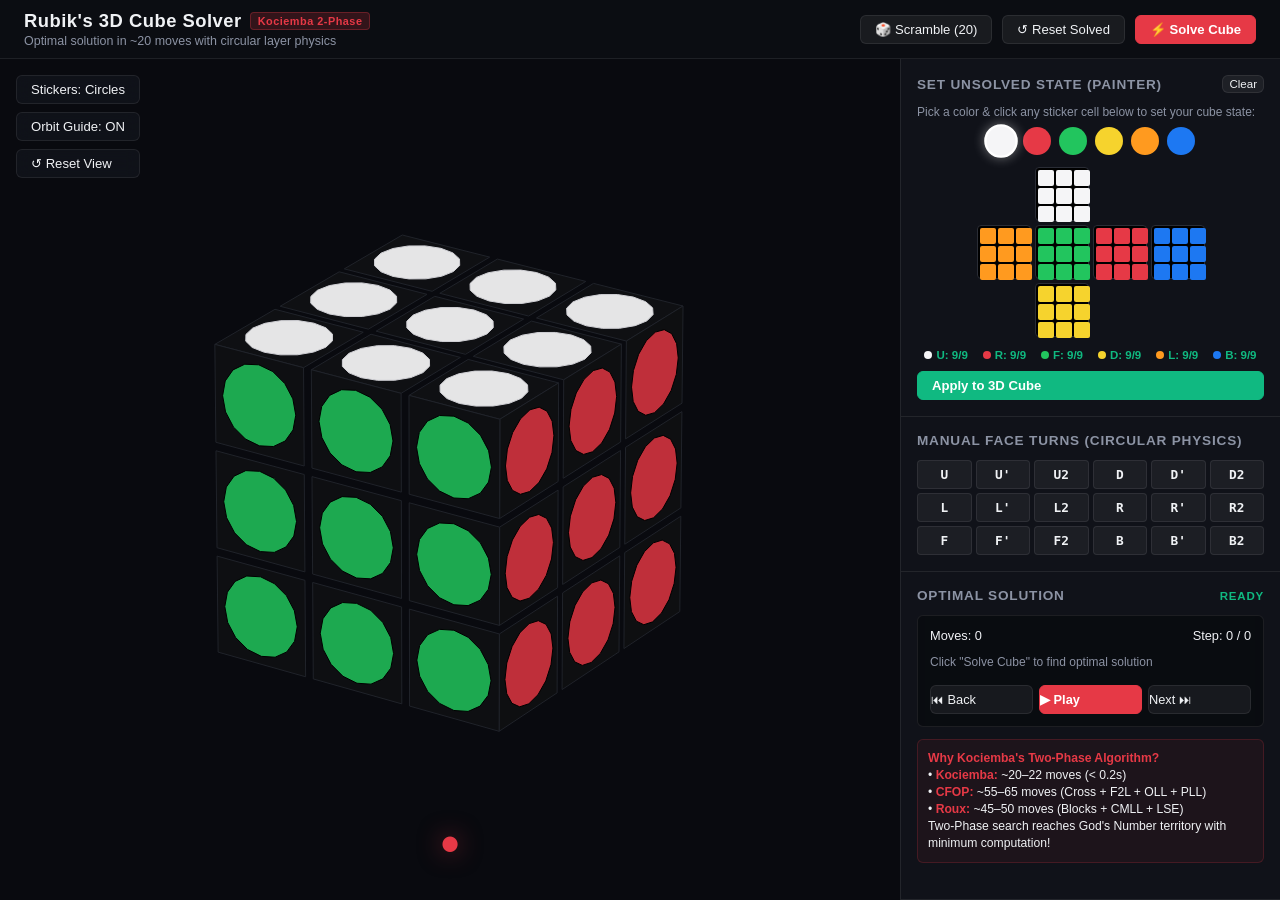
<file: legacy/index.html>
<!DOCTYPE html>
<html lang="en">
<head>
  <meta charset="UTF-8">
  <meta name="viewport" content="width=device-width, initial-scale=1.0">
  <title>3D Rubik's Cube Solver • Circular Rotation & Two-Phase Engine</title>
  <style>
    :root {
      --bg: #090a0f;
      --panel-bg: rgba(18, 20, 28, 0.85);
      --border: rgba(255, 255, 255, 0.08);
      --accent: #e63946;
      --text: #f0f2f5;
      --text-muted: #8c93a4;
      --col-u: #f5f5f7;
      --col-d: #f6d32d;
      --col-l: #ff9a1f;
      --col-r: #e63946;
      --col-f: #22c55e;
      --col-b: #1d78f2;
    }
    * { box-sizing: border-box; margin: 0; padding: 0; }
    body {
      font-family: -apple-system, BlinkMacSystemFont, "Segoe UI", Roboto, Helvetica, Arial, sans-serif;
      background: var(--bg);
      color: var(--text);
      display: flex;
      flex-direction: column;
      height: 100vh;
      overflow: hidden;
      user-select: none;
    }

    header {
      padding: 10px 24px;
      display: flex;
      align-items: center;
      justify-content: space-between;
      border-bottom: 1px solid var(--border);
      background: rgba(12, 14, 20, 0.95);
      backdrop-filter: blur(12px);
      z-index: 10;
    }
    .logo-group h1 {
      font-size: 1.15rem;
      font-weight: 700;
      letter-spacing: 0.5px;
      display: flex;
      align-items: center;
      gap: 8px;
    }
    .logo-badge {
      font-size: 0.68rem;
      background: rgba(230, 57, 70, 0.18);
      color: var(--accent);
      padding: 2px 7px;
      border-radius: 4px;
      border: 1px solid rgba(230, 57, 70, 0.3);
      font-weight: 600;
    }
    .header-sub {
      font-size: 0.78rem;
      color: var(--text-muted);
      margin-top: 2px;
    }
    .header-actions {
      display: flex;
      align-items: center;
      gap: 10px;
    }

    .btn {
      background: rgba(255, 255, 255, 0.06);
      color: var(--text);
      border: 1px solid var(--border);
      padding: 6px 14px;
      border-radius: 6px;
      font-size: 0.82rem;
      cursor: pointer;
      display: inline-flex;
      align-items: center;
      gap: 6px;
      transition: all 0.15s ease;
      font-weight: 500;
    }
    .btn:hover {
      background: rgba(255, 255, 255, 0.12);
      border-color: rgba(255, 255, 255, 0.18);
    }
    .btn-primary {
      background: var(--accent);
      color: #fff;
      border-color: var(--accent);
      font-weight: 600;
    }
    .btn-primary:hover {
      background: #ff4757;
      box-shadow: 0 0 16px rgba(230, 57, 70, 0.4);
    }
    .btn-success {
      background: #10b981;
      color: #fff;
      border-color: #10b981;
      font-weight: 600;
    }
    .btn-success:hover {
      background: #059669;
      box-shadow: 0 0 16px rgba(16, 185, 129, 0.4);
    }

    main {
      flex: 1;
      display: flex;
      position: relative;
      overflow: hidden;
    }

    #canvas-container {
      flex: 1;
      position: relative;
      cursor: grab;
    }
    #canvas-container:active { cursor: grabbing; }
    canvas { width: 100%; height: 100%; display: block; }

    /* Move Indicator */
    #active-move-display {
      position: absolute;
      bottom: 24px;
      left: 50%;
      transform: translateX(-50%);
      font-family: Georgia, serif;
      font-size: 3.5rem;
      font-weight: bold;
      color: var(--accent);
      text-shadow: 0 0 24px rgba(230, 57, 70, 0.5);
      pointer-events: none;
      transition: opacity 0.2s;
    }

    /* Floating View Controls */
    .view-controls {
      position: absolute;
      top: 16px;
      left: 16px;
      display: flex;
      flex-direction: column;
      gap: 8px;
      z-index: 5;
    }
    .view-controls .btn {
      background: rgba(18, 20, 28, 0.8);
      backdrop-filter: blur(8px);
    }

    /* Sidebar Panel (Painter & Solutions) */
    #side-panel {
      width: 380px;
      background: var(--panel-bg);
      border-left: 1px solid var(--border);
      backdrop-filter: blur(16px);
      display: flex;
      flex-direction: column;
      z-index: 10;
      overflow-y: auto;
    }

    .panel-section {
      padding: 16px;
      border-bottom: 1px solid var(--border);
    }
    .section-title {
      font-size: 0.85rem;
      font-weight: 700;
      text-transform: uppercase;
      letter-spacing: 0.8px;
      color: var(--text-muted);
      margin-bottom: 12px;
      display: flex;
      align-items: center;
      justify-content: space-between;
    }

    /* 2D Cube Net Painter */
    .net-container {
      display: grid;
      grid-template-columns: repeat(4, 54px);
      grid-template-rows: repeat(3, 54px);
      gap: 4px;
      justify-content: center;
      margin: 12px 0;
    }
    .net-face {
      display: grid;
      grid-template-columns: repeat(3, 16px);
      grid-template-rows: repeat(3, 16px);
      gap: 2px;
      background: #000;
      padding: 2px;
      border-radius: 4px;
      border: 1px solid #2a2d36;
    }
    .facelet-cell {
      width: 16px;
      height: 16px;
      border-radius: 2px;
      cursor: pointer;
      transition: transform 0.1s, box-shadow 0.1s;
    }
    .facelet-cell:hover {
      transform: scale(1.15);
      box-shadow: 0 0 6px rgba(255, 255, 255, 0.5);
      z-index: 2;
    }
    .facelet-cell.center { cursor: default; transform: none !important; }

    .palette {
      display: flex;
      justify-content: center;
      gap: 8px;
      margin-top: 8px;
    }
    .palette-btn {
      width: 28px;
      height: 28px;
      border-radius: 50%;
      border: 2px solid transparent;
      cursor: pointer;
      transition: transform 0.15s, border-color 0.15s;
    }
    .palette-btn.selected {
      border-color: #fff;
      transform: scale(1.2);
      box-shadow: 0 0 10px rgba(255, 255, 255, 0.4);
    }

    .color-counters {
      display: flex;
      justify-content: space-around;
      font-size: 0.72rem;
      color: var(--text-muted);
      margin-top: 10px;
    }
    .counter-item {
      display: flex;
      align-items: center;
      gap: 4px;
    }
    .counter-dot {
      width: 8px;
      height: 8px;
      border-radius: 50%;
    }
    .counter-valid { color: #10b981; font-weight: bold; }
    .counter-invalid { color: #ef4444; }

    /* Move Buttons Grid */
    .moves-grid {
      display: grid;
      grid-template-columns: repeat(6, 1fr);
      gap: 4px;
      margin-top: 6px;
    }
    .move-btn {
      background: rgba(255, 255, 255, 0.05);
      color: var(--text);
      border: 1px solid var(--border);
      padding: 6px 0;
      border-radius: 4px;
      font-family: Consolas, monospace;
      font-size: 0.8rem;
      font-weight: 600;
      cursor: pointer;
      text-align: center;
      transition: all 0.1s;
    }
    .move-btn:hover {
      background: rgba(255, 255, 255, 0.15);
      border-color: var(--accent);
      color: var(--accent);
    }

    /* Solution Box & Player */
    .solution-box {
      background: rgba(0, 0, 0, 0.35);
      border-radius: 6px;
      border: 1px solid var(--border);
      padding: 12px;
      margin-top: 10px;
    }
    .solution-header {
      display: flex;
      justify-content: space-between;
      font-size: 0.8rem;
      margin-bottom: 8px;
    }
    .moves-badges {
      display: flex;
      flex-wrap: wrap;
      gap: 5px;
      max-height: 90px;
      overflow-y: auto;
      padding: 4px 0;
    }
    .move-badge {
      background: rgba(255, 255, 255, 0.08);
      padding: 3px 7px;
      border-radius: 4px;
      font-family: Consolas, monospace;
      font-size: 0.76rem;
      cursor: pointer;
      transition: all 0.1s;
    }
    .move-badge.active {
      background: var(--accent);
      color: #fff;
      font-weight: bold;
      box-shadow: 0 0 8px rgba(230, 57, 70, 0.6);
    }
    .move-badge.done {
      color: var(--text-muted);
      opacity: 0.6;
    }

    .player-controls {
      display: flex;
      align-items: center;
      justify-content: space-between;
      margin-top: 12px;
      gap: 6px;
    }
    .player-btn {
      flex: 1;
      padding: 6px 0;
      font-size: 0.8rem;
      text-align: center;
    }

    /* Comparison Card */
    .comparison-card {
      background: rgba(230, 57, 70, 0.06);
      border: 1px solid rgba(230, 57, 70, 0.2);
      border-radius: 6px;
      padding: 10px;
      margin-top: 12px;
      font-size: 0.76rem;
      line-height: 1.4;
    }
    .comparison-card strong { color: var(--accent); }
  </style>
</head>
<body>
  <header>
    <div class="logo-group">
      <h1>Rubik's 3D Cube Solver <span class="logo-badge">Kociemba 2-Phase</span></h1>
      <div class="header-sub">Optimal solution in ~20 moves with circular layer physics</div>
    </div>
    <div class="header-actions">
      <button class="btn" onclick="app.scramble(20)">🎲 Scramble (20)</button>
      <button class="btn" onclick="app.resetSolved()">↺ Reset Solved</button>
      <button class="btn btn-primary" onclick="app.solve()">⚡ Solve Cube</button>
    </div>
  </header>

  <main>
    <div id="canvas-container">
      <canvas id="cube-canvas"></canvas>
      <div id="active-move-display">•</div>
      <div class="view-controls">
        <button class="btn" onclick="app.toggleStickerStyle()" id="style-toggle-btn">Stickers: Circles</button>
        <button class="btn" onclick="app.toggleOrbitGuide()" id="guide-toggle-btn">Orbit Guide: ON</button>
        <button class="btn" onclick="app.resetCamera()">↺ Reset View</button>
      </div>
    </div>

    <aside id="side-panel">
      <!-- Section 1: Color Painter -->
      <div class="panel-section">
        <div class="section-title">
          <span>Set Unsolved State (Painter)</span>
          <button class="btn" style="padding: 2px 6px; font-size: 0.72rem;" onclick="app.clearCustom()">Clear</button>
        </div>
        <div style="font-size: 0.75rem; color: var(--text-muted); margin-bottom: 6px;">
          Pick a color & click any sticker cell below to set your cube state:
        </div>
        <div class="palette">
          <div class="palette-btn selected" style="background: var(--col-u);" onclick="app.selectColor('U')" title="White (U)"></div>
          <div class="palette-btn" style="background: var(--col-r);" onclick="app.selectColor('R')" title="Red (R)"></div>
          <div class="palette-btn" style="background: var(--col-f);" onclick="app.selectColor('F')" title="Green (F)"></div>
          <div class="palette-btn" style="background: var(--col-d);" onclick="app.selectColor('D')" title="Yellow (D)"></div>
          <div class="palette-btn" style="background: var(--col-l);" onclick="app.selectColor('L')" title="Orange (L)"></div>
          <div class="palette-btn" style="background: var(--col-b);" onclick="app.selectColor('B')" title="Blue (B)"></div>
        </div>

        <div class="net-container" id="net-grid"></div>

        <div class="color-counters" id="color-counters"></div>

        <div style="display: flex; gap: 6px; margin-top: 10px;">
          <button class="btn btn-success" style="flex: 1;" onclick="app.applyPainterToCube()">Apply to 3D Cube</button>
        </div>
      </div>

      <!-- Section 2: Quick Face Turn Controls -->
      <div class="panel-section">
        <div class="section-title">Manual Face Turns (Circular Physics)</div>
        <div class="moves-grid">
          <button class="move-btn" onclick="app.performMove('U')">U</button>
          <button class="move-btn" onclick="app.performMove('U\'')">U'</button>
          <button class="move-btn" onclick="app.performMove('U2')">U2</button>
          <button class="move-btn" onclick="app.performMove('D')">D</button>
          <button class="move-btn" onclick="app.performMove('D\'')">D'</button>
          <button class="move-btn" onclick="app.performMove('D2')">D2</button>
          <button class="move-btn" onclick="app.performMove('L')">L</button>
          <button class="move-btn" onclick="app.performMove('L\'')">L'</button>
          <button class="move-btn" onclick="app.performMove('L2')">L2</button>
          <button class="move-btn" onclick="app.performMove('R')">R</button>
          <button class="move-btn" onclick="app.performMove('R\'')">R'</button>
          <button class="move-btn" onclick="app.performMove('R2')">R2</button>
          <button class="move-btn" onclick="app.performMove('F')">F</button>
          <button class="move-btn" onclick="app.performMove('F\'')">F'</button>
          <button class="move-btn" onclick="app.performMove('F2')">F2</button>
          <button class="move-btn" onclick="app.performMove('B')">B</button>
          <button class="move-btn" onclick="app.performMove('B\'')">B'</button>
          <button class="move-btn" onclick="app.performMove('B2')">B2</button>
        </div>
      </div>

      <!-- Section 3: Solution & Player -->
      <div class="panel-section" style="flex: 1;">
        <div class="section-title">
          <span>Optimal Solution</span>
          <span id="solution-status" style="font-size: 0.72rem; color: #10b981;">Ready</span>
        </div>

        <div class="solution-box">
          <div class="solution-header">
            <span id="solution-count-label">Moves: 0</span>
            <span id="player-step-label">Step: 0 / 0</span>
          </div>
          <div class="moves-badges" id="moves-badges-list">
            <span style="color: var(--text-muted); font-size: 0.75rem;">Click "Solve Cube" to find optimal solution</span>
          </div>

          <div class="player-controls">
            <button class="btn player-btn" onclick="app.stepBackward()" title="Step Backward">⏮ Back</button>
            <button class="btn player-btn btn-primary" id="play-pause-btn" onclick="app.togglePlay()" title="Play / Pause">▶ Play</button>
            <button class="btn player-btn" onclick="app.stepForward()" title="Step Forward">Next ⏭</button>
          </div>
        </div>

        <div class="comparison-card">
          <strong>Why Kociemba's Two-Phase Algorithm?</strong><br>
          • <strong>Kociemba:</strong> ~20–22 moves (< 0.2s)<br>
          • <strong>CFOP:</strong> ~55–65 moves (Cross + F2L + OLL + PLL)<br>
          • <strong>Roux:</strong> ~45–50 moves (Blocks + CMLL + LSE)<br>
          Two-Phase search reaches God's Number territory with minimum computation!
        </div>
      </div>
    </aside>
  </main>

  <script>
    // Face color mapping
    const COLOR_HEX = {
      'U': '#f5f5f7', 'D': '#f6d32d', 'L': '#ff9a1f',
      'R': '#e63946', 'F': '#22c55e', 'B': '#1d78f2'
    };
    const FACE_NAMES = ['U', 'R', 'F', 'D', 'L', 'B'];

    // 3D Geometry definitions
    const FACE_AXIS = {
      'R': { axis: 0, sign: 1 },  'L': { axis: 0, sign: -1 },
      'U': { axis: 1, sign: 1 },  'D': { axis: 1, sign: -1 },
      'F': { axis: 2, sign: 1 },  'B': { axis: 2, sign: -1 }
    };
    const AXES = [
      [1, 0, 0], [0, 1, 0], [0, 0, 1]
    ];

    // Rodrigues circular rotation
    function rodrigues(p, u, theta) {
      const cosT = Math.cos(theta);
      const sinT = Math.sin(theta);
      const dot = p[0]*u[0] + p[1]*u[1] + p[2]*u[2];
      const cross = [
        u[1]*p[2] - u[2]*p[1],
        u[2]*p[0] - u[0]*p[2],
        u[0]*p[1] - u[1]*p[0]
      ];
      return [
        p[0]*cosT + cross[0]*sinT + u[0]*dot*(1 - cosT),
        p[1]*cosT + cross[1]*sinT + u[1]*dot*(1 - cosT),
        p[2]*cosT + cross[2]*sinT + u[2]*dot*(1 - cosT)
      ];
    }

    // Mathematical Rubik's Cube state representation
    class RubiksCubeApp {
      constructor() {
        this.canvas = document.getElementById('cube-canvas');
        this.ctx = this.canvas.getContext('2d');
        this.activeMoveDisplay = document.getElementById('active-move-display');

        // View options
        this.stickerStyle = 'Circles'; // 'Circles' or 'Tiles'
        this.showOrbitGuide = true;

        // Camera
        this.pitch = 0.42;
        this.yaw = -0.58;
        this.scale = 115.0;
        this.isDragging = false;
        this.lastMouseX = 0;
        this.lastMouseY = 0;

        // Cube State: 54 facelets indexed by (face, row, col)
        this.state = {};
        this.resetState();

        // Animation
        this.rotatingFace = null;
        this.rotatingAngle = 0;
        this.animationQueue = [];
        this.isAnimating = false;

        // Solution Player
        this.solutionMoves = [];
        this.solutionStep = 0;
        this.isPlaying = false;
        this.playTimer = null;

        // Color Painter
        this.selectedColor = 'U';
        this.painterState = JSON.parse(JSON.stringify(this.state));

        this.initEvents();
        this.initPainterUI();
        this.resize();
        this.render();
      }

      resetState() {
        for (let f of FACE_NAMES) {
          for (let r = 0; r < 3; r++) {
            for (let c = 0; c < 3; c++) {
              this.state[`${f}_${r}_${c}`] = f;
            }
          }
        }
      }

      resize() {
        this.width = this.canvas.parentElement.clientWidth;
        this.height = this.canvas.parentElement.clientHeight;
        this.canvas.width = this.width * window.devicePixelRatio;
        this.canvas.height = this.height * window.devicePixelRatio;
        this.ctx.scale(window.devicePixelRatio, window.devicePixelRatio);
        this.render();
      }

      initEvents() {
        window.addEventListener('resize', () => this.resize());

        const el = this.canvas;
        el.addEventListener('mousedown', (e) => {
          this.isDragging = true;
          this.lastMouseX = e.clientX;
          this.lastMouseY = e.clientY;
        });
        window.addEventListener('mousemove', (e) => {
          if (!this.isDragging) return;
          const dx = e.clientX - this.lastMouseX;
          const dy = e.clientY - this.lastMouseY;
          this.lastMouseX = e.clientX;
          this.lastMouseY = e.clientY;
          this.yaw += dx * 0.01;
          this.pitch += dy * 0.01;
          this.pitch = Math.max(-1.45, Math.min(1.45, this.pitch));
          this.render();
        });
        window.addEventListener('mouseup', () => { this.isDragging = false; });

        el.addEventListener('wheel', (e) => {
          e.preventDefault();
          this.scale *= (e.deltaY < 0 ? 1.08 : 0.92);
          this.scale = Math.max(60, Math.min(220, this.scale));
          this.render();
        }, { passive: false });
      }

      resetCamera() {
        this.pitch = 0.42;
        this.yaw = -0.58;
        this.scale = 115.0;
        this.render();
      }

      toggleStickerStyle() {
        this.stickerStyle = (this.stickerStyle === 'Circles' ? 'Tiles' : 'Circles');
        document.getElementById('style-toggle-btn').innerText = `Stickers: ${this.stickerStyle}`;
        this.render();
      }

      toggleOrbitGuide() {
        this.showOrbitGuide = !this.showOrbitGuide;
        document.getElementById('guide-toggle-btn').innerText = `Orbit Guide: ${this.showOrbitGuide ? 'ON' : 'OFF'}`;
        this.render();
      }

      // ------------------------------------------------------------------------
      // 3D Rendering with Painter's Algorithm & Lighting
      // ------------------------------------------------------------------------
      render() {
        const ctx = this.ctx;
        ctx.clearRect(0, 0, this.width, this.height);

        const cx = this.width / 2;
        const cy = this.height / 2;

        const cosY = Math.cos(this.yaw), sinY = Math.sin(this.yaw);
        const cosP = Math.cos(this.pitch), sinP = Math.sin(this.pitch);

        const rotView = (v) => {
          // Ry then Rx
          const x1 = v[0]*cosY + v[2]*sinY;
          const y1 = v[1];
          const z1 = -v[0]*sinY + v[2]*cosY;
          const x2 = x1;
          const y2 = y1*cosP - z1*sinP;
          const z2 = y1*sinP + z1*cosP;
          return [x2, y2, z2];
        };

        const lightDir = [0.45, 0.85, 0.55];
        const lLen = Math.hypot(...lightDir);
        const L = lightDir.map(v => v / lLen);

        const cubieHw = 0.46;
        const stickerHw = 0.39;
        const stickerR = 0.38;

        let rotAxis = null, rotSign = null, rotUnit = null, rotTheta = 0;
        if (this.rotatingFace) {
          const info = FACE_AXIS[this.rotatingFace];
          rotAxis = info.axis;
          rotSign = info.sign;
          rotUnit = AXES[rotAxis];
          rotTheta = this.rotatingAngle;
        }

        const polygons = [];

        // All 27 cubies
        for (let x = -1; x <= 1; x++) {
          for (let y = -1; y <= 1; y++) {
            for (let z = -1; z <= 1; z++) {
              const cPos = [x, y, z];
              const isMoving = (rotAxis !== null && cPos[rotAxis] === rotSign);

              const faceDefs = [
                { norm: [0, 1, 0], u: [1, 0, 0], v: [0, 0, -1], face: 'U', r: z + 1, c: x + 1 },
                { norm: [0, -1, 0], u: [1, 0, 0], v: [0, 0, 1], face: 'D', r: 1 - z, c: x + 1 },
                { norm: [1, 0, 0], u: [0, 0, -1], v: [0, 1, 0], face: 'R', r: 1 - y, c: 1 - z },
                { norm: [-1, 0, 0], u: [0, 0, 1], v: [0, 1, 0], face: 'L', r: 1 - y, c: z + 1 },
                { norm: [0, 0, 1], u: [1, 0, 0], v: [0, 1, 0], face: 'F', r: 1 - y, c: x + 1 },
                { norm: [0, 0, -1], u: [-1, 0, 0], v: [0, 1, 0], face: 'B', r: 1 - y, c: 1 - x }
              ];

              for (let fd of faceDefs) {
                const norm = fd.norm;
                const isOuter = (
                  (norm[0] === x && x !== 0) ||
                  (norm[1] === y && y !== 0) ||
                  (norm[2] === z && z !== 0)
                );
                const isInternalExposed = isMoving || (
                  rotAxis !== null && !isMoving &&
                  norm[rotAxis] === rotSign && cPos[rotAxis] === 0
                );

                if (!isOuter && !isInternalExposed) continue;

                // Cubie Quad
                const p0 = [
                  cPos[0] + norm[0]*cubieHw,
                  cPos[1] + norm[1]*cubieHw,
                  cPos[2] + norm[2]*cubieHw
                ];
                let quad = [
                  [p0[0] - fd.u[0]*cubieHw - fd.v[0]*cubieHw, p0[1] - fd.u[1]*cubieHw - fd.v[1]*cubieHw, p0[2] - fd.u[2]*cubieHw - fd.v[2]*cubieHw],
                  [p0[0] + fd.u[0]*cubieHw - fd.v[0]*cubieHw, p0[1] + fd.u[1]*cubieHw - fd.v[1]*cubieHw, p0[2] + fd.u[2]*cubieHw - fd.v[2]*cubieHw],
                  [p0[0] + fd.u[0]*cubieHw + fd.v[0]*cubieHw, p0[1] + fd.u[1]*cubieHw + fd.v[1]*cubieHw, p0[2] + fd.u[2]*cubieHw + fd.v[2]*cubieHw],
                  [p0[0] - fd.u[0]*cubieHw + fd.v[0]*cubieHw, p0[1] - fd.u[1]*cubieHw + fd.v[1]*cubieHw, p0[2] - fd.u[2]*cubieHw + fd.v[2]*cubieHw]
                ];
                let currNorm = [...norm];

                if (isMoving) {
                  quad = quad.map(v => rodrigues(v, rotUnit, rotTheta));
                  currNorm = rodrigues(currNorm, rotUnit, rotTheta);
                }

                polygons.push({
                  verts: quad,
                  norm: currNorm,
                  color: '#111215',
                  outline: '#20232a'
                });

                if (isOuter) {
                  const stickerKey = `${fd.face}_${fd.r}_${fd.c}`;
                  const colHex = COLOR_HEX[this.state[stickerKey] || fd.face];
                  const pSt = [
                    cPos[0] + norm[0]*(cubieHw + 0.006),
                    cPos[1] + norm[1]*(cubieHw + 0.006),
                    cPos[2] + norm[2]*(cubieHw + 0.006)
                  ];

                  let stkVerts = [];
                  if (this.stickerStyle === 'Circles') {
                    for (let k = 0; k < 16; k++) {
                      const ang = k * 2 * Math.PI / 16;
                      stkVerts.push([
                        pSt[0] + (fd.u[0]*Math.cos(ang) + fd.v[0]*Math.sin(ang))*stickerR,
                        pSt[1] + (fd.u[1]*Math.cos(ang) + fd.v[1]*Math.sin(ang))*stickerR,
                        pSt[2] + (fd.u[2]*Math.cos(ang) + fd.v[2]*Math.sin(ang))*stickerR
                      ]);
                    }
                  } else {
                    stkVerts = [
                      [pSt[0] - fd.u[0]*stickerHw - fd.v[0]*stickerHw, pSt[1] - fd.u[1]*stickerHw - fd.v[1]*stickerHw, pSt[2] - fd.u[2]*stickerHw - fd.v[2]*stickerHw],
                      [pSt[0] + fd.u[0]*stickerHw - fd.v[0]*stickerHw, pSt[1] + fd.u[1]*stickerHw - fd.v[1]*stickerHw, pSt[2] + fd.u[2]*stickerHw - fd.v[2]*stickerHw],
                      [pSt[0] + fd.u[0]*stickerHw + fd.v[0]*stickerHw, pSt[1] + fd.u[1]*stickerHw + fd.v[1]*stickerHw, pSt[2] + fd.u[2]*stickerHw + fd.v[2]*stickerHw],
                      [pSt[0] - fd.u[0]*stickerHw + fd.v[0]*stickerHw, pSt[1] - fd.u[1]*stickerHw + fd.v[1]*stickerHw, pSt[2] - fd.u[2]*stickerHw + fd.v[2]*stickerHw]
                    ];
                  }

                  if (isMoving) {
                    stkVerts = stkVerts.map(v => rodrigues(v, rotUnit, rotTheta));
                  }

                  polygons.push({
                    verts: stkVerts,
                    norm: currNorm,
                    color: colHex,
                    outline: colHex === '#f5f5f7' ? '#d0d0d5' : '#000000'
                  });
                }
              }
            }
          }
        }

        // Project and sort
        const dCam = 8.5;
        const toDraw = [];

        for (let poly of polygons) {
          const vCam = poly.verts.map(v => rotView(v));
          const nCam = rotView(poly.norm);

          if (nCam[2] <= 0.015) continue; // backface culling

          const diff = Math.max(0, poly.norm[0]*L[0] + poly.norm[1]*L[1] + poly.norm[2]*L[2]);
          const shade = 0.72 + 0.28 * diff;

          const avgZ = vCam.reduce((acc, v) => acc + v[2], 0) / vCam.length;
          const pts2d = vCam.map(v => {
            const persp = dCam / (dCam - v[2]*0.1);
            return [cx + v[0]*this.scale*persp, cy - v[1]*this.scale*persp];
          });

          toDraw.push({
            z: avgZ,
            pts: pts2d,
            color: this.shadeColor(poly.color, shade),
            outline: poly.outline
          });
        }

        toDraw.sort((a, b) => a.z - b.z);

        for (let item of toDraw) {
          ctx.beginPath();
          ctx.moveTo(item.pts[0][0], item.pts[0][1]);
          for (let i = 1; i < item.pts.length; i++) {
            ctx.lineTo(item.pts[i][0], item.pts[i][1]);
          }
          ctx.closePath();
          ctx.fillStyle = item.color;
          ctx.fill();
          ctx.strokeStyle = item.outline;
          ctx.lineWidth = 1;
          ctx.stroke();
        }

        // Draw 3D Circular Orbit Guide Ring
        if (this.showOrbitGuide && this.rotatingFace) {
          this.draw3dOrbitRing(ctx, rotView, rotAxis, rotSign, cx, cy, dCam);
        }
      }

      draw3dOrbitRing(ctx, rotView, axis, sign, cx, cy, dCam) {
        const uAx = AXES[(axis + 1) % 3];
        const vAx = AXES[(axis + 2) % 3];
        const nAx = AXES[axis].map(v => v * (1.56 * sign));
        const ringR = 1.50;

        ctx.beginPath();
        for (let deg = 0; deg <= 360; deg += 6) {
          const rad = deg * Math.PI / 180;
          const p3 = [
            nAx[0] + (uAx[0]*Math.cos(rad) + vAx[0]*Math.sin(rad))*ringR,
            nAx[1] + (uAx[1]*Math.cos(rad) + vAx[1]*Math.sin(rad))*ringR,
            nAx[2] + (uAx[2]*Math.cos(rad) + vAx[2]*Math.sin(rad))*ringR
          ];
          const vCam = rotView(p3);
          const persp = dCam / (dCam - vCam[2]*0.1);
          const px = cx + vCam[0]*this.scale*persp;
          const py = cy - vCam[1]*this.scale*persp;
          if (deg === 0) ctx.moveTo(px, py);
          else ctx.lineTo(px, py);
        }
        ctx.strokeStyle = '#e63946';
        ctx.lineWidth = 2.5;
        ctx.stroke();
      }

      shadeColor(color, percent) {
        let R = parseInt(color.substring(1,3), 16);
        let G = parseInt(color.substring(3,5), 16);
        let B = parseInt(color.substring(5,7), 16);
        R = Math.min(255, Math.floor(R * percent));
        G = Math.min(255, Math.floor(G * percent));
        B = Math.min(255, Math.floor(B * percent));
        return `rgb(${R},${G},${B})`;
      }

      // ------------------------------------------------------------------------
      // Move Permutation & Animation
      // ------------------------------------------------------------------------
      performMove(move, onDone) {
        if (this.isAnimating) {
          this.animationQueue.push({ move, onDone });
          return;
        }

        this.isAnimating = true;
        const face = move[0];
        const suffix = move.substring(1);
        const turns = suffix === "'" ? 3 : (suffix === '2' ? 2 : 1);

        this.activeMoveDisplay.innerText = move;
        this.activeMoveDisplay.style.opacity = '1';

        const info = FACE_AXIS[face];
        const angleMag = (turns === 2 ? Math.PI : Math.PI / 2);
        const targetAngle = -info.sign * (turns === 3 ? -Math.PI / 2 : angleMag);

        this.rotatingFace = face;
        const totalSteps = 12;
        let step = 0;

        const animate = () => {
          step++;
          const t = step / totalSteps;
          const smoothT = t * t * (3 - 2 * t);
          this.rotatingAngle = targetAngle * smoothT;
          this.render();

          if (step < totalSteps) {
            requestAnimationFrame(animate);
          } else {
            // Apply logical move
            this.applyLogicalMove(face, turns);
            this.rotatingFace = null;
            this.rotatingAngle = 0;
            this.render();

            setTimeout(() => {
              this.isAnimating = false;
              if (onDone) onDone();
              if (this.animationQueue.length > 0) {
                const next = this.animationQueue.shift();
                this.performMove(next.move, next.onDone);
              } else {
                this.syncPainterFromState();
              }
            }, 30);
          }
        };

        requestAnimationFrame(animate);
      }

      applyLogicalMove(face, turns) {
        for (let t = 0; t < turns; t++) {
          this.rotateFaceClockwise(face);
        }
      }

      rotateFaceClockwise(face) {
        const s = { ...this.state };
        // Rotate face stickers 90 deg clockwise
        for (let r = 0; r < 3; r++) {
          for (let c = 0; c < 3; c++) {
            this.state[`${face}_${c}_${2 - r}`] = s[`${face}_${r}_${c}`];
          }
        }
        // Rotate adjacent layer edges
        if (face === 'U') {
          for (let i = 0; i < 3; i++) {
            this.state[`F_0_${i}`] = s[`R_0_${i}`];
            this.state[`L_0_${i}`] = s[`F_0_${i}`];
            this.state[`B_0_${i}`] = s[`L_0_${i}`];
            this.state[`R_0_${i}`] = s[`B_0_${i}`];
          }
        } else if (face === 'D') {
          for (let i = 0; i < 3; i++) {
            this.state[`F_2_${i}`] = s[`L_2_${i}`];
            this.state[`R_2_${i}`] = s[`F_2_${i}`];
            this.state[`B_2_${i}`] = s[`R_2_${i}`];
            this.state[`L_2_${i}`] = s[`B_2_${i}`];
          }
        } else if (face === 'R') {
          for (let i = 0; i < 3; i++) {
            this.state[`U_${i}_2`] = s[`F_${i}_2`];
            this.state[`B_${2-i}_0`] = s[`U_${i}_2`];
            this.state[`D_${i}_2`] = s[`B_${2-i}_0`];
            this.state[`F_${i}_2`] = s[`D_${i}_2`];
          }
        } else if (face === 'L') {
          for (let i = 0; i < 3; i++) {
            this.state[`U_${i}_0`] = s[`B_${2-i}_2`];
            this.state[`F_${i}_0`] = s[`U_${i}_0`];
            this.state[`D_${i}_0`] = s[`F_${i}_0`];
            this.state[`B_${2-i}_2`] = s[`D_${i}_0`];
          }
        } else if (face === 'F') {
          for (let i = 0; i < 3; i++) {
            this.state[`U_2_${i}`] = s[`L_${2-i}_2`];
            this.state[`R_${i}_0`] = s[`U_2_${i}`];
            this.state[`D_0_${2-i}`] = s[`R_${i}_0`];
            this.state[`L_${2-i}_2`] = s[`D_0_${2-i}`];
          }
        } else if (face === 'B') {
          for (let i = 0; i < 3; i++) {
            this.state[`U_0_${i}`] = s[`R_${i}_2`];
            this.state[`L_${2-i}_0`] = s[`U_0_${i}`];
            this.state[`D_2_${2-i}`] = s[`L_${2-i}_0`];
            this.state[`R_${i}_2`] = s[`D_2_${2-i}`];
          }
        }
      }

      scramble(numMoves = 20) {
        if (this.isAnimating) return;
        const faces = ['U', 'D', 'L', 'R', 'F', 'B'];
        const suffixes = ['', "'", '2'];
        let prev = null;
        const moves = [];
        for (let i = 0; i < numMoves; i++) {
          let f = faces[Math.floor(Math.random() * faces.length)];
          while (f === prev) f = faces[Math.floor(Math.random() * faces.length)];
          moves.push(f + suffixes[Math.floor(Math.random() * suffixes.length)]);
          prev = f;
        }

        let i = 0;
        const next = () => {
          if (i < moves.length) {
            this.performMove(moves[i++], next);
          }
        };
        next();
      }

      resetSolved() {
        this.resetState();
        this.syncPainterFromState();
        this.activeMoveDisplay.innerText = '•';
        this.clearSolution();
        this.render();
      }

      // ------------------------------------------------------------------------
      // Color Painter UI & Unfolded Net
      // ------------------------------------------------------------------------
      initPainterUI() {
        const grid = document.getElementById('net-grid');
        grid.innerHTML = '';

        // Net positioning:
        // Row 0: . U . .
        // Row 1: L F R B
        // Row 2: . D . .
        const layout = [
          [null, 'U', null, null],
          ['L', 'F', 'R', 'B'],
          [null, 'D', null, null]
        ];

        for (let r = 0; r < 3; r++) {
          for (let c = 0; c < 4; c++) {
            const face = layout[r][c];
            if (!face) {
              const empty = document.createElement('div');
              grid.appendChild(empty);
              continue;
            }

            const faceDiv = document.createElement('div');
            faceDiv.className = 'net-face';
            for (let fr = 0; fr < 3; fr++) {
              for (let fc = 0; fc < 3; fc++) {
                const cell = document.createElement('div');
                cell.className = 'facelet-cell' + (fr === 1 && fc === 1 ? ' center' : '');
                cell.id = `net_${face}_${fr}_${fc}`;
                cell.style.background = COLOR_HEX[this.painterState[`${face}_${fr}_${fc}`] || face];
                if (!(fr === 1 && fc === 1)) {
                  cell.onclick = () => this.paintCell(face, fr, fc);
                }
                faceDiv.appendChild(cell);
              }
            }
            grid.appendChild(faceDiv);
          }
        }
        this.updateCounters();
      }

      selectColor(col) {
        this.selectedColor = col;
        document.querySelectorAll('.palette-btn').forEach(btn => {
          btn.classList.toggle('selected', btn.title.startsWith(col === 'U' ? 'White' : (col === 'R' ? 'Red' : (col === 'F' ? 'Green' : (col === 'D' ? 'Yellow' : (col === 'L' ? 'Orange' : 'Blue'))))));
        });
      }

      paintCell(face, r, c) {
        this.painterState[`${face}_${r}_${c}`] = this.selectedColor;
        const cell = document.getElementById(`net_${face}_${r}_${c}`);
        if (cell) cell.style.background = COLOR_HEX[this.selectedColor];
        this.updateCounters();
      }

      updateCounters() {
        const counts = { 'U': 0, 'R': 0, 'F': 0, 'D': 0, 'L': 0, 'B': 0 };
        for (let key in this.painterState) {
          counts[this.painterState[key]] = (counts[this.painterState[key]] || 0) + 1;
        }
        const container = document.getElementById('color-counters');
        container.innerHTML = '';
        for (let f of FACE_NAMES) {
          const item = document.createElement('div');
          item.className = 'counter-item';
          const valid = (counts[f] === 9);
          item.innerHTML = `
            <div class="counter-dot" style="background: ${COLOR_HEX[f]};"></div>
            <span class="${valid ? 'counter-valid' : 'counter-invalid'}">${f}: ${counts[f] || 0}/9</span>
          `;
          container.appendChild(item);
        }
      }

      syncPainterFromState() {
        this.painterState = JSON.parse(JSON.stringify(this.state));
        for (let f of FACE_NAMES) {
          for (let r = 0; r < 3; r++) {
            for (let c = 0; c < 3; c++) {
              const cell = document.getElementById(`net_${f}_${r}_${c}`);
              if (cell) cell.style.background = COLOR_HEX[this.state[`${f}_${r}_${c}`]];
            }
          }
        }
        this.updateCounters();
      }

      clearCustom() {
        for (let f of FACE_NAMES) {
          for (let r = 0; r < 3; r++) {
            for (let c = 0; c < 3; c++) {
              if (!(r === 1 && c === 1)) {
                this.painterState[`${f}_${r}_${c}`] = 'U';
              }
            }
          }
        }
        this.syncPainterFromState();
      }

      applyPainterToCube() {
        // Validate counts
        const counts = { 'U': 0, 'R': 0, 'F': 0, 'D': 0, 'L': 0, 'B': 0 };
        for (let key in this.painterState) {
          counts[this.painterState[key]] = (counts[this.painterState[key]] || 0) + 1;
        }
        for (let f of FACE_NAMES) {
          if (counts[f] !== 9) {
            alert(`Invalid state: Face ${f} must have exactly 9 stickers (currently has ${counts[f] || 0}).`);
            return;
          }
        }
        this.state = JSON.parse(JSON.stringify(this.painterState));
        this.render();
        document.getElementById('solution-status').innerText = 'Custom state applied!';
      }

      // ------------------------------------------------------------------------
      // Kociemba Solver API Integration & Playback
      // ------------------------------------------------------------------------
      getKociembaString() {
        let str = '';
        for (let f of ['U', 'R', 'F', 'D', 'L', 'B']) {
          for (let r = 0; r < 3; r++) {
            for (let c = 0; c < 3; c++) {
              str += this.state[`${f}_${r}_${c}`];
            }
          }
        }
        return str;
      }

      async solve() {
        const kStr = this.getKociembaString();
        const statusEl = document.getElementById('solution-status');
        statusEl.innerText = 'Calculating solution...';

        try {
          const res = await fetch(`/api/solve?cube=${kStr}`);
          const data = await res.json();
          if (data.status === 'success') {
            this.solutionMoves = data.moves;
            this.solutionStep = 0;
            this.renderSolutionUI();
            statusEl.innerText = `Solved in ${data.move_count} moves!`;
          } else {
            statusEl.innerText = 'Error: ' + data.message;
            alert('Solver error: ' + data.message);
          }
        } catch (e) {
          // If server is not running, provide fallback notification
          statusEl.innerText = 'Local server offline. Run: python server.py';
          alert('To solve using the Two-Phase Kociemba engine, make sure the Python server is running:\n\nRun: python server.py\n\nThen click Solve again.');
        }
      }

      renderSolutionUI() {
        document.getElementById('solution-count-label').innerText = `Moves: ${this.solutionMoves.length}`;
        document.getElementById('player-step-label').innerText = `Step: ${this.solutionStep} / ${this.solutionMoves.length}`;

        const container = document.getElementById('moves-badges-list');
        container.innerHTML = '';
        this.solutionMoves.forEach((m, idx) => {
          const badge = document.createElement('span');
          badge.className = 'move-badge' + (idx === this.solutionStep ? ' active' : (idx < this.solutionStep ? ' done' : ''));
          badge.innerText = m;
          badge.id = `badge-${idx}`;
          badge.onclick = () => this.jumpToStep(idx);
          container.appendChild(badge);
        });
      }

      togglePlay() {
        if (this.isPlaying) {
          this.pause();
        } else {
          this.play();
        }
      }

      play() {
        if (this.solutionStep >= this.solutionMoves.length) {
          this.solutionStep = 0;
        }
        this.isPlaying = true;
        document.getElementById('play-pause-btn').innerText = '⏸ Pause';
        this.playNext();
      }

      playNext() {
        if (!this.isPlaying) return;
        if (this.solutionStep >= this.solutionMoves.length) {
          this.pause();
          return;
        }

        const move = this.solutionMoves[this.solutionStep];
        this.performMove(move, () => {
          this.solutionStep++;
          this.renderSolutionUI();
          if (this.isPlaying) {
            this.playTimer = setTimeout(() => this.playNext(), 200);
          }
        });
      }

      pause() {
        this.isPlaying = false;
        clearTimeout(this.playTimer);
        document.getElementById('play-pause-btn').innerText = '▶ Play';
      }

      stepForward() {
        this.pause();
        if (this.solutionStep < this.solutionMoves.length) {
          const move = this.solutionMoves[this.solutionStep];
          this.performMove(move, () => {
            this.solutionStep++;
            this.renderSolutionUI();
          });
        }
      }

      stepBackward() {
        this.pause();
        if (this.solutionStep > 0) {
          this.solutionStep--;
          const move = this.solutionMoves[this.solutionStep];
          const invMove = move.endsWith("'") ? move.slice(0, -1) : (move.endsWith("2") ? move : move + "'");
          this.performMove(invMove, () => {
            this.renderSolutionUI();
          });
        }
      }

      jumpToStep(target) {
        this.pause();
        // Step forward or backward to reach target
        const diff = target - this.solutionStep;
        if (diff > 0) {
          for (let i = 0; i < diff; i++) this.stepForward();
        } else if (diff < 0) {
          for (let i = 0; i < -diff; i++) this.stepBackward();
        }
      }

      clearSolution() {
        this.solutionMoves = [];
        this.solutionStep = 0;
        this.pause();
        document.getElementById('solution-count-label').innerText = 'Moves: 0';
        document.getElementById('player-step-label').innerText = 'Step: 0 / 0';
        document.getElementById('moves-badges-list').innerHTML = '<span style="color: var(--text-muted); font-size: 0.75rem;">Cube is solved!</span>';
      }
    }

    const app = new RubiksCubeApp();
  </script>
</body>
</html>
</file>
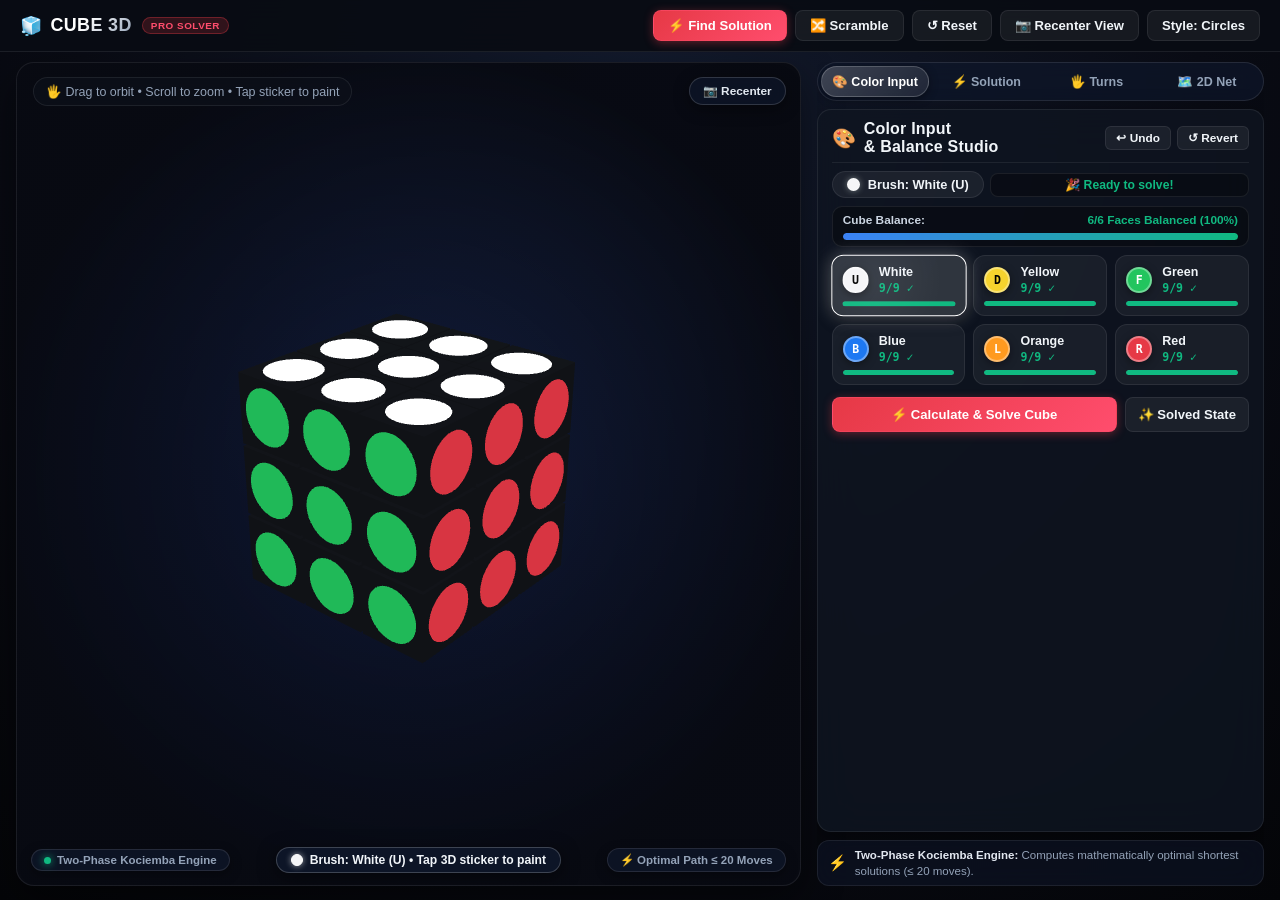
<file: web/index.html>
<!DOCTYPE html>
<html lang="en">
<head>
  <meta charset="UTF-8">
  <meta name="viewport" content="width=device-width, initial-scale=1.0, maximum-scale=1.0, user-scalable=no, viewport-fit=cover">
  <title>3D Rubik's Cube Solver &amp; Studio</title>
  <link rel="icon" href="data:image/svg+xml,<svg xmlns=%22http://www.w3.org/2000/svg%22 viewBox=%220 0 100 100%22><text y=%22.9em%22 font-size=%2290%22>🧊</text></svg>">
  <link rel="stylesheet" href="css/style.css?v=3.4">
</head>
<body>

  <!-- Sticky Top Navigation Bar -->
  <header>
    <div class="logo-group">
      <h1>🧊 <span class="logo-text">CUBE 3D</span></h1>
      <span class="logo-badge">PRO SOLVER</span>
    </div>

    <!-- Desktop Header Actions -->
    <div class="header-actions hide-mobile">
      <button class="btn btn-primary" id="btn-solve-desktop" onclick="app.solveCube()" title="Calculate optimal solution">
        ⚡ Find Solution
      </button>
      <button class="btn" onclick="app.scramble()" title="Scramble with 20 random moves">
        🔀 Scramble
      </button>
      <button class="btn" onclick="app.reset()" title="Reset cube to solved state">
        ↺ Reset
      </button>
      <button class="btn" onclick="app.cube3d.resetView()" title="Reset 3D camera angle">
        📷 Recenter View
      </button>
      <button class="btn" id="btn-sticker-style" onclick="app.toggleStickerStyle()">
        Style: Circles
      </button>
    </div>

    <!-- Mobile Header Actions -->
    <div class="header-actions show-mobile mobile-top-bar">
      <button class="btn btn-primary btn-solve-glow" id="btn-solve" onclick="app.solveCube()" title="Calculate optimal solution">
        ⚡ Solve
      </button>
      <button class="btn btn-icon" onclick="app.scramble()" title="Scramble Cube">
        🔀
      </button>
      <button class="btn btn-icon" id="btn-mobile-menu" onclick="app.toggleMobileMenu()" title="More Options">
        ⚙️
      </button>
    </div>

    <!-- Mobile Dropdown Menu -->
    <div id="mobile-menu-popup" class="mobile-menu-popup">
      <button class="mobile-menu-item" onclick="app.reset(); app.closeMobileMenu();">
        ↺ Reset to Solved
      </button>
      <button class="mobile-menu-item" onclick="app.cube3d.resetView(); app.closeMobileMenu();">
        📷 Recenter 3D View
      </button>
      <button class="mobile-menu-item" id="btn-sticker-style-mobile" onclick="app.toggleStickerStyle(); app.closeMobileMenu();">
        🎨 Sticker Style: Circles / Squares
      </button>
    </div>
  </header>

  <!-- Page Body: Sticky 3D Cube + Scrollable Studios -->
  <div id="page-body">
    <!-- Section 1: 3D Interactive Stage -->
    <section id="hero-stage">
    <div id="canvas-container">
      <div class="canvas-hint hide-mobile">🖐️ Drag to orbit • Scroll to zoom • Tap sticker to paint</div>
      <button class="floating-cam-btn" onclick="app.cube3d.resetView()" title="Center Camera View">
        📷 Recenter
      </button>
      <div id="active-move-display">•</div>
      <div id="toast"></div>
    </div>
    <!-- Stage Bottom Bar: Unified Non-Overlapping Status & Brush Display -->
    <div class="stage-bottom-bar">
      <div class="stage-status-tag hide-mobile">
        <span class="status-dot-active"></span>
        <span>Two-Phase Kociemba Engine</span>
      </div>
      <div id="canvas-brush-hud" class="canvas-brush-hud" style="display:none;">
        <span class="hud-swatch-dot" id="hud-swatch-dot"></span>
        <span id="hud-brush-text">Brush: White (U) • Tap 3D sticker to paint</span>
      </div>
      <div class="stage-status-tag hide-mobile">
        <span>⚡ Optimal Path &le; 20 Moves</span>
      </div>
    </div>
  </section>

  <!-- Section 2: Studio Controller & Active Panel (Fitted, Zero Unnecessary Scroll) -->
  <main id="app-studios">

    <!-- Studio Mode Switcher Tabs -->
    <nav class="studio-nav-bar" id="studio-tabs">
      <button class="studio-nav-pill active" id="tab-pill-colors" onclick="app.switchTab('colors')">
        🎨 Color Input
      </button>
      <button class="studio-nav-pill" id="tab-pill-solution" onclick="app.switchTab('solution')">
        ⚡ Solution
      </button>
      <button class="studio-nav-pill" id="tab-pill-turns" onclick="app.switchTab('turns')">
        🖐️ Turns
      </button>
      <button class="studio-nav-pill" id="tab-pill-net" onclick="app.switchTab('net')">
        🗺️ 2D Net
      </button>
    </nav>

    <!-- Studio Tab 1: Color Input & Live Counter Matrix (Default) -->
    <article class="studio-card" id="sec-colors">
      <div class="studio-card-header">
        <div class="card-title-group">
          <span class="card-icon">🎨</span>
          <h2>Color Input <span class="hide-mobile">&amp; Balance Studio</span></h2>
        </div>
        <div class="paint3d-actions">
          <button class="btn btn-sm" id="btn-undo-3d" onclick="app.painter.undo()" disabled title="Undo last paint">↩ Undo</button>
          <button class="btn btn-sm" id="btn-revert-3d" onclick="app.painter.revertAll()" disabled title="Revert all stickers">↺ Revert</button>
        </div>
      </div>

      <!-- Active Brush & Balance Guidance Banner -->
      <div class="paint3d-top-bar">
        <div class="paint3d-brush-pill" id="paint3d-brush-info">
          <span class="brush-dot" id="brush-dot" style="background:#f5f5f7;"></span>
          <span class="brush-title" id="brush-title">Brush: <strong>White (U)</strong></span>
        </div>
        <div class="paint3d-balance-bar" id="paint3d-balance-msg">
          <span class="status-ok">🎉 Ready to solve!</span>
        </div>
      </div>

      <!-- Overall 6-Face Balance Progress Bar -->
      <div class="total-balance-meter-container hide-mobile">
        <div class="total-balance-header">
          <span style="font-size: 0.74rem; font-weight: 700; color: #cbd5e1;">Cube Balance:</span>
          <span style="font-size: 0.74rem; font-weight: 700; color: #10b981;" id="total-balance-label">6/6 Faces Balanced (100%)</span>
        </div>
        <div class="total-balance-track">
          <div class="total-balance-fill" id="total-balance-fill" style="width: 100%;"></div>
        </div>
      </div>

      <!-- 6 Interactive Color Cards with Dynamic Progress Meters -->
      <div class="paint3d-cards-grid" id="paint3d-cards-grid"></div>

      <!-- Actions Bar in Color Studio -->
      <div class="studio-card-actions">
        <button class="btn btn-primary" onclick="app.solveCube()" style="flex:1; padding: 9px 14px; font-weight:700;">
          ⚡ Calculate &amp; Solve Cube
        </button>
        <button class="btn" onclick="app.resetToSolved()" style="padding: 9px 12px;" title="Reset cube to solved colors">
          ✨ Solved State
        </button>
      </div>
    </article>

    <!-- Studio Tab 2: Solution & Playback Studio -->
    <article class="studio-card tab-hidden" id="sec-solution" style="display:none;">
      <div class="studio-card-header">
        <div class="card-title-group">
          <span class="card-icon">⚡</span>
          <h2>Solution Playback <span class="hide-mobile">Studio</span></h2>
        </div>
        <span class="solution-step" id="solution-step-label">0 / 0</span>
      </div>

      <div class="solution-bar-container">
        <!-- Status summary banner -->
        <div class="solution-status-bar">
          <div class="solution-status-pill">
            <span class="status-dot-active" id="solution-status-dot"></span>
            <span class="solution-info" id="solution-info-label">Solution: Ready</span>
          </div>
          <button class="btn btn-sm" onclick="app.solveCube()" title="Recalculate solution">
            ⚡ Solve
          </button>
        </div>

        <!-- Scrollable Move Badges Timeline -->
        <div class="moves-badges-wrapper">
          <div class="moves-badges-header">
            <span class="timeline-title">Move Sequence</span>
            <span class="timeline-hint">Tap move to jump</span>
          </div>
          <div class="moves-badges" id="moves-badges-list">
            <span style="color: var(--text-muted); font-size: 0.8rem;">Click "⚡ Calculate &amp; Solve" to load moves</span>
          </div>
        </div>

        <!-- Modern Playback Deck Console -->
        <div class="player-deck">
          <button class="btn btn-icon deck-step-btn" onclick="app.player.stepBackward()" title="Step Backward">
            ⏮
          </button>
          <button class="btn btn-primary deck-play-btn" id="btn-play-pause" onclick="app.player.togglePlay()">
            ▶ Start
          </button>
          <button class="btn btn-icon deck-step-btn" onclick="app.player.stepForward()" title="Step Forward">
            ⏭
          </button>
        </div>

        <!-- Modern Speed Controls Strip -->
        <div class="player-speed-bar">
          <div class="speed-presets-group">
            <button class="btn btn-preset" data-speed="100" onclick="app.player.setSpeed(100)">⚡ Fast</button>
            <button class="btn btn-preset active" data-speed="300" onclick="app.player.setSpeed(300)">0.3s Normal</button>
            <button class="btn btn-preset" data-speed="1500" onclick="app.player.setSpeed(1500)">🐢 Slow</button>
          </div>
          <div class="speed-slider-wrap hide-mobile">
            <label for="speed-slider" style="font-size: 0.72rem; color: var(--text-muted);">Speed:</label>
            <input type="range" class="speed-slider" id="speed-slider" min="50" max="5000" step="50" value="300">
            <span class="speed-val" id="speed-val">300ms</span>
          </div>
        </div>
      </div>

      <div class="studio-card-actions">
        <button class="btn" onclick="app.switchTab('colors')">
          🎨 Back to Color Input
        </button>
        <button class="btn" onclick="app.switchTab('turns')">
          🖐️ Manual Turns
        </button>
      </div>
    </article>

    <!-- Studio Tab 3: Manual Turns Keypad -->
    <article class="studio-card tab-hidden" id="sec-turns" style="display:none;">
      <div class="studio-card-header">
        <div class="card-title-group">
          <span class="card-icon">🖐️</span>
          <h2>Manual Turns &amp; Algorithm Keypad</h2>
        </div>
        <span style="font-size: 0.72rem; color: var(--text-muted);">Singmaster Notation</span>
      </div>
      <div class="moves-grid-container">
        <div class="moves-grid" id="moves-grid"></div>
      </div>
      <div class="studio-card-actions">
        <button class="btn btn-primary" onclick="app.solveCube()" style="flex:1;">
          ⚡ Solve This State
        </button>
        <button class="btn" onclick="app.scramble()">
          🔀 Scramble
        </button>
        <button class="btn" onclick="app.resetToSolved()">
          ↺ Reset
        </button>
      </div>
    </article>

    <!-- Studio Tab 4: 2D Flat Unfolded Net -->
    <article class="studio-card tab-hidden" id="sec-net" style="display:none;">
      <div class="studio-card-header">
        <div class="card-title-group">
          <span class="card-icon">🗺️</span>
          <h2>2D Unfolded Flat Net (Live Synchronized)</h2>
        </div>
        <div style="display: flex; gap: 6px;">
          <button class="btn btn-sm" id="btn-undo-paint" onclick="app.painter.undo()" disabled title="Undo last paint">↩ Undo</button>
          <button class="btn btn-sm" id="btn-revert-paint" onclick="app.painter.revertAll()" disabled title="Revert all stickers">↺ Revert</button>
        </div>
      </div>

      <div class="net-2d-embedded">
        <!-- Palette & Counters -->
        <div class="net-2d-header-row">
          <div class="paint-palette" id="palette-container"></div>
          <div class="paint-counters" id="counters-container"></div>
        </div>
        <!-- 2D Unfolded Net Grid -->
        <div id="net-2d-container"></div>
      </div>
    </article>

    <!-- Merged Engine & Algorithm Footer (Desktop & Tablet) -->
    <footer class="app-info-footer hide-mobile">
      <span class="info-footer-icon">⚡</span>
      <span class="info-footer-text">
        <strong>Two-Phase Kociemba Engine:</strong> Computes mathematically optimal shortest solutions (&le; 20 moves).
      </span>
    </footer>

  </main>
  </div> <!-- /#page-body -->



  <!-- ══ CELEBRATION MODAL ══ -->
  <div id="celebration-modal" class="celebration-overlay" style="display:none;">
    <div class="celebration-card">
      <div class="celebration-emoji">🎉</div>
      <h2 class="celebration-title">Cube Solved!</h2>
      <p class="celebration-sub" id="celebration-sub">Amazing! Solved successfully.</p>
      <div class="celebration-stats" id="celebration-stats"></div>
      <div class="celebration-actions">
        <button class="btn btn-primary" onclick="app.celebrationRestart()">
          🔄 Restore Original State
        </button>
        <button class="btn btn-success" onclick="app.scrambleAndClose()">
          🔀 New Scramble
        </button>
        <button class="btn" onclick="app.closeCelebration()">
          ✕ Dismiss
        </button>
      </div>
    </div>
    <canvas id="confetti-canvas" class="confetti-canvas"></canvas>
  </div>

  <!-- Error Banner -->
  <div id="js-error-banner" style="display:none;position:fixed;top:0;left:0;right:0;background:#b91c1c;color:#fff;padding:12px;z-index:9999;font-family:monospace;font-size:13px;"></div>
  <script>
    window.onerror = function(msg, url, line) {
      var b = document.getElementById('js-error-banner');
      if (b) { b.style.display = 'block'; b.innerHTML = '<strong>JS Error:</strong> ' + msg + ' (Line ' + line + ')'; }
    };
  </script>

  <script src="js/three.min.js"></script>
  <script src="js/OrbitControls.js"></script>
  <script src="js/cube3d.js?v=3.1"></script>
  <script src="js/painter.js?v=3.1"></script>
  <script src="js/player.js?v=3.1"></script>
  <script src="js/app.js?v=3.1"></script>

</body>
</html>
</file>
<file: web/css/style.css>
:root {
  --bg: #080a12;
  --panel-bg: rgba(15, 20, 32, 0.85);
  --panel-border: rgba(255, 255, 255, 0.08);
  --accent: #e63946;
  --accent-hover: #ff4757;
  --accent-glow: rgba(230, 57, 70, 0.4);
  --text: #f1f5f9;
  --text-muted: #94a3b8;
  --success: #10b981;
  --warning: #f59e0b;
  --col-u: #f5f5f7;
  --col-d: #f6d32d;
  --col-f: #22c55e;
  --col-b: #1d78f2;
  --col-l: #ff9a1f;
  --col-r: #e63946;
}

* {
  box-sizing: border-box;
  margin: 0;
  padding: 0;
  scrollbar-width: thin;
  scrollbar-color: rgba(255, 255, 255, 0.18) rgba(0, 0, 0, 0.25);
}

/* Custom Modern Scrollbars */
::-webkit-scrollbar {
  width: 6px;
  height: 6px;
}

::-webkit-scrollbar-track {
  background: rgba(0, 0, 0, 0.25);
  border-radius: 4px;
}

::-webkit-scrollbar-thumb {
  background: rgba(255, 255, 255, 0.18);
  border-radius: 4px;
  transition: background 0.2s;
}

::-webkit-scrollbar-thumb:hover {
  background: rgba(255, 255, 255, 0.35);
}

/* ── Full-Viewport Fitted Layout (Zero Unnecessary Scrolling) ── */
html, body {
  height: 100%;
  height: 100dvh;
  margin: 0;
  padding: 0;
  overflow: hidden;
}

body {
  font-family: -apple-system, BlinkMacSystemFont, "Segoe UI", Roboto, Helvetica, Arial, sans-serif;
  background: radial-gradient(circle at 50% 12%, #131b2e 0%, #090b14 55%, #040508 100%);
  color: var(--text);
  display: flex;
  flex-direction: column;
  user-select: none;
}

/* ═══════════════════════════════════════════════════
   PAGE BODY: 3D VIEWPORT (TOP) + ACTIVE STUDIO (BOTTOM)
═══════════════════════════════════════════════════ */
#page-body {
  flex: 1;
  min-height: 0;
  width: 100%;
  position: relative;
  display: flex;
  flex-direction: column;
  overflow: hidden;
}

/* ═══════════════════════════════════════════════════
   STICKY TOP HEADER
═══════════════════════════════════════════════════ */
header {
  position: sticky;
  top: 0;
  padding: 10px 20px;
  display: flex;
  align-items: center;
  justify-content: space-between;
  border-bottom: 1px solid var(--panel-border);
  background: rgba(9, 12, 20, 0.94);
  backdrop-filter: blur(20px);
  z-index: 100;
  flex-shrink: 0;
}

.logo-group {
  display: flex;
  align-items: center;
  gap: 10px;
}

.logo-group h1 {
  font-size: 1.12rem;
  font-weight: 800;
  letter-spacing: 0.4px;
  display: flex;
  align-items: center;
  gap: 8px;
}

.logo-text {
  background: linear-gradient(135deg, #ffffff 40%, #94a3b8 100%);
  -webkit-background-clip: text;
  -webkit-text-fill-color: transparent;
  background-clip: text;
}

.logo-badge {
  font-size: 0.62rem;
  background: rgba(230, 57, 70, 0.18);
  color: #ff4d6d;
  padding: 2px 8px;
  border-radius: 12px;
  border: 1px solid rgba(230, 57, 70, 0.35);
  font-weight: 800;
  letter-spacing: 0.5px;
}

.header-actions {
  display: flex;
  align-items: center;
  gap: 8px;
}

/* ═══════════════════════════════════════════════════
   BUTTONS
═══════════════════════════════════════════════════ */
.btn {
  background: rgba(255, 255, 255, 0.06);
  color: var(--text);
  border: 1px solid var(--panel-border);
  padding: 7px 14px;
  border-radius: 8px;
  font-size: 0.82rem;
  cursor: pointer;
  display: inline-flex;
  align-items: center;
  justify-content: center;
  gap: 6px;
  transition: all 0.16s ease;
  font-weight: 600;
}

.btn:hover {
  background: rgba(255, 255, 255, 0.12);
  border-color: rgba(255, 255, 255, 0.2);
}

.btn:active {
  transform: scale(0.96);
}

.btn-primary {
  background: linear-gradient(135deg, #e63946 0%, #ff4d6d 100%);
  color: #fff;
  border-color: rgba(255, 77, 109, 0.5);
  box-shadow: 0 2px 10px var(--accent-glow);
}

.btn-primary:hover {
  background: linear-gradient(135deg, #ff4757 0%, #ff6b81 100%);
  box-shadow: 0 0 18px var(--accent-glow);
}

.btn-success {
  background: #10b981;
  color: #fff;
  border-color: #10b981;
}

.btn-success:hover {
  background: #059669;
  box-shadow: 0 0 16px rgba(16, 185, 129, 0.4);
}

.btn-sm {
  padding: 4px 10px !important;
  font-size: 0.74rem !important;
  border-radius: 6px !important;
}

.btn-solve-glow {
  background: linear-gradient(135deg, #e63946 0%, #ff4d6d 100%) !important;
  color: #fff !important;
  border: 1px solid rgba(255, 77, 109, 0.5) !important;
  border-radius: 20px !important;
  padding: 6px 14px !important;
  font-weight: 700 !important;
  font-size: 0.82rem !important;
  min-height: 35px;
  box-shadow: 0 3px 12px rgba(230, 57, 70, 0.45);
}

.btn-icon {
  width: 36px;
  height: 36px;
  min-width: 36px;
  border-radius: 50% !important;
  padding: 0 !important;
  display: flex;
  align-items: center;
  justify-content: center;
  background: rgba(255, 255, 255, 0.08) !important;
  border: 1px solid rgba(255, 255, 255, 0.12) !important;
  font-size: 0.95rem;
  cursor: pointer;
}

/* ═══════════════════════════════════════════════════
   SECTION 1: HERO 3D STAGE
═══════════════════════════════════════════════════ */
#hero-stage {
  flex: 1 1 45%;
  min-height: 200px;
  max-height: 48vh;
  width: 100%;
  position: relative;
  background: radial-gradient(circle at 50% 50%, rgba(30, 58, 138, 0.28) 0%, rgba(8, 10, 18, 0.98) 75%);
  display: flex;
  flex-direction: column;
  overflow: hidden;
  border-bottom: 1px solid rgba(255, 255, 255, 0.12);
  box-shadow: 0 8px 24px -2px rgba(0, 0, 0, 0.65);
}

#canvas-container {
  flex: 1;
  width: 100%;
  height: 100%;
  position: relative;
  cursor: grab;
}

#canvas-container canvas {
  width: 100% !important;
  height: 100% !important;
  display: block;
}

#canvas-container:active {
  cursor: grabbing;
}

.floating-cam-btn {
  position: absolute;
  top: 14px;
  right: 14px;
  background: rgba(15, 23, 42, 0.72);
  backdrop-filter: blur(14px);
  border: 1px solid rgba(255, 255, 255, 0.15);
  border-radius: 20px;
  padding: 6px 13px;
  font-size: 0.74rem;
  font-weight: 700;
  color: #e2e8f0;
  display: inline-flex;
  align-items: center;
  gap: 5px;
  cursor: pointer;
  z-index: 25;
  box-shadow: 0 4px 16px rgba(0, 0, 0, 0.4);
  transition: all 0.16s ease;
}

.floating-cam-btn:hover {
  background: rgba(15, 23, 42, 0.95);
  border-color: rgba(255, 255, 255, 0.3);
}

.floating-cam-btn:active {
  transform: scale(0.94);
}

.canvas-hint {
  position: absolute;
  top: 14px;
  left: 16px;
  font-size: 0.78rem;
  color: var(--text-muted);
  background: rgba(12, 16, 26, 0.75);
  padding: 6px 12px;
  border-radius: 20px;
  pointer-events: none;
  backdrop-filter: blur(8px);
  border: 1px solid var(--panel-border);
}

/* Floating HUD letter for active move */
#active-move-display {
  position: absolute;
  top: 14px;
  left: 50%;
  transform: translateX(-50%);
  font-family: monospace;
  font-size: 2rem;
  font-weight: 800;
  color: var(--accent);
  background: rgba(12, 16, 26, 0.86);
  border: 1px solid var(--panel-border);
  backdrop-filter: blur(12px);
  padding: 4px 18px;
  border-radius: 30px;
  box-shadow: 0 4px 20px rgba(0, 0, 0, 0.6);
  pointer-events: none;
  opacity: 0;
  transition: opacity 0.15s ease, transform 0.15s ease;
  z-index: 30;
}

#active-move-display.show {
  opacity: 1;
  transform: translateX(-50%) scale(1.06);
}

/* Stage Bottom Bar (Unified non-overlapping horizontal strip) */
.stage-bottom-bar {
  position: absolute;
  bottom: 12px;
  left: 14px;
  right: 14px;
  display: flex;
  align-items: center;
  justify-content: space-between;
  pointer-events: none;
  z-index: 25;
}

.stage-status-tag {
  background: rgba(15, 23, 42, 0.78);
  backdrop-filter: blur(12px);
  border: 1px solid rgba(255, 255, 255, 0.1);
  border-radius: 16px;
  padding: 4px 12px;
  font-size: 0.72rem;
  font-weight: 600;
  color: #94a3b8;
  display: flex;
  align-items: center;
  gap: 6px;
  box-shadow: 0 4px 12px rgba(0, 0, 0, 0.35);
  pointer-events: auto;
  white-space: nowrap;
}

.status-dot-active {
  width: 7px;
  height: 7px;
  border-radius: 50%;
  background: var(--success);
  box-shadow: 0 0 8px var(--success);
  display: inline-block;
}

/* Floating Brush HUD (Centered inside bottom bar or stage) */
.canvas-brush-hud {
  background: rgba(15, 23, 42, 0.92);
  backdrop-filter: blur(16px);
  border: 1px solid rgba(255, 255, 255, 0.2);
  border-radius: 20px;
  padding: 5px 14px;
  font-size: 0.76rem;
  font-weight: 600;
  color: #f1f5f9;
  display: flex;
  align-items: center;
  gap: 7px;
  box-shadow: 0 4px 18px rgba(0, 0, 0, 0.5);
  pointer-events: auto;
  white-space: nowrap;
}

.hud-swatch-dot {
  width: 12px;
  height: 12px;
  border-radius: 50%;
  border: 1px solid #ffffff;
  display: inline-block;
  box-shadow: 0 0 6px rgba(255, 255, 255, 0.6);
}

/* Merged Information Footer for Desktop Studio */
.app-info-footer {
  display: flex;
  align-items: center;
  gap: 8px;
  background: rgba(15, 23, 42, 0.55);
  backdrop-filter: blur(12px);
  border: 1px solid rgba(255, 255, 255, 0.08);
  border-radius: 12px;
  padding: 8px 12px;
  font-size: 0.73rem;
  color: var(--text-muted);
  line-height: 1.4;
  margin-top: auto;
  flex-shrink: 0;
}

.info-footer-icon {
  font-size: 0.95rem;
  flex-shrink: 0;
}

.info-footer-text strong {
  color: #e2e8f0;
}

/* ═══════════════════════════════════════════════════
   SECTION 2: DYNAMIC STUDIOS CONTAINER (FITTED)
═══════════════════════════════════════════════════ */
#app-studios {
  flex: 1 1 55%;
  min-height: 0;
  width: 100%;
  max-width: 860px;
  margin: 0 auto;
  padding: 8px 12px 14px;
  display: flex;
  flex-direction: column;
  gap: 8px;
  overflow-y: auto;
  -webkit-overflow-scrolling: touch;
}

/* Studio Mode Switcher Tabs */
.studio-nav-bar {
  display: flex;
  align-items: center;
  justify-content: space-between;
  gap: 4px;
  background: rgba(15, 23, 42, 0.72);
  backdrop-filter: blur(16px);
  border: 1px solid rgba(255, 255, 255, 0.1);
  border-radius: 24px;
  padding: 3px;
  flex-shrink: 0;
}

.studio-nav-pill {
  flex: 1;
  background: transparent;
  color: var(--text-muted);
  border: none;
  padding: 7px 10px;
  border-radius: 20px;
  font-size: 0.78rem;
  font-weight: 700;
  cursor: pointer;
  transition: all 0.18s ease;
  display: flex;
  align-items: center;
  justify-content: center;
  gap: 4px;
  white-space: nowrap;
}

.studio-nav-pill:hover {
  color: #fff;
  background: rgba(255, 255, 255, 0.08);
}

.studio-nav-pill.active {
  background: linear-gradient(135deg, rgba(255, 255, 255, 0.2) 0%, rgba(255, 255, 255, 0.08) 100%);
  color: #fff;
  border: 1px solid rgba(255, 255, 255, 0.2);
  box-shadow: 0 2px 10px rgba(0, 0, 0, 0.4);
}

/* Studio Active Card */
.studio-card {
  flex: 1;
  min-height: 0;
  background: var(--panel-bg);
  border: 1px solid var(--panel-border);
  border-radius: 14px;
  padding: 10px 14px;
  backdrop-filter: blur(20px);
  box-shadow: 0 8px 26px rgba(0, 0, 0, 0.4);
  display: flex;
  flex-direction: column;
  gap: 8px;
  overflow-y: auto;
  -webkit-overflow-scrolling: touch;
  transition: border-color 0.2s ease;
}

.studio-card.tab-hidden {
  display: none !important;
}

.studio-card-actions {
  display: flex;
  align-items: center;
  gap: 8px;
  margin-top: 4px;
  flex-shrink: 0;
}

.studio-card:hover {
  border-color: rgba(255, 255, 255, 0.16);
}

.studio-card-header {
  display: flex;
  align-items: center;
  justify-content: space-between;
  border-bottom: 1px solid rgba(255, 255, 255, 0.07);
  padding-bottom: 8px;
  flex-wrap: wrap;
  gap: 8px;
  flex-shrink: 0;
}

.card-title-group {
  display: flex;
  align-items: center;
  gap: 8px;
}

.card-title-group h2 {
  font-size: 1rem;
  font-weight: 700;
  color: #f1f5f9;
  letter-spacing: 0.2px;
}

.card-icon {
  font-size: 1.2rem;
}

/* ═══════════════════════════════════════════════════
   STUDIO 1: SOLUTION PLAYER (HIGH-TECH CONSOLE)
═══════════════════════════════════════════════════ */
.solution-bar-container {
  display: flex;
  flex-direction: column;
  gap: 8px;
  width: 100%;
}

/* Status Summary Strip */
.solution-status-bar {
  display: flex;
  align-items: center;
  justify-content: space-between;
  gap: 8px;
  background: rgba(0, 0, 0, 0.3);
  border: 1px solid var(--panel-border);
  border-radius: 12px;
  padding: 6px 12px;
  flex-shrink: 0;
}

.solution-status-pill {
  display: flex;
  align-items: center;
  gap: 8px;
  min-width: 0;
  flex: 1;
}

.solution-info {
  font-size: 0.78rem;
  font-weight: 600;
  color: #e2e8f0;
  white-space: nowrap;
  overflow: hidden;
  text-overflow: ellipsis;
}

.solution-step {
  font-family: monospace;
  font-size: 0.8rem;
  font-weight: 800;
  color: #10b981;
  background: rgba(16, 185, 129, 0.12);
  border: 1px solid rgba(16, 185, 129, 0.3);
  padding: 3px 10px;
  border-radius: 12px;
  letter-spacing: 0.5px;
}

/* Moves Badges Timeline */
.moves-badges-wrapper {
  background: rgba(0, 0, 0, 0.32);
  border: 1px solid var(--panel-border);
  border-radius: 14px;
  padding: 8px 10px;
  display: flex;
  flex-direction: column;
  gap: 6px;
  flex-shrink: 0;
}

.moves-badges-header {
  display: flex;
  align-items: center;
  justify-content: space-between;
}

.timeline-title {
  font-size: 0.72rem;
  font-weight: 700;
  color: #94a3b8;
  text-transform: uppercase;
  letter-spacing: 0.4px;
}

.timeline-hint {
  font-size: 0.68rem;
  color: #64748b;
}

.moves-badges {
  display: flex;
  align-items: center;
  gap: 6px;
  overflow-x: auto;
  padding: 4px 2px 6px;
  scrollbar-width: thin;
  scrollbar-color: rgba(230, 57, 70, 0.6) rgba(255, 255, 255, 0.04);
}

.moves-badges::-webkit-scrollbar {
  height: 4px;
}

.moves-badges::-webkit-scrollbar-track {
  background: rgba(255, 255, 255, 0.04);
  border-radius: 4px;
}

.moves-badges::-webkit-scrollbar-thumb {
  background: rgba(230, 57, 70, 0.6);
  border-radius: 4px;
}

.move-badge {
  font-family: monospace;
  font-size: 0.84rem;
  font-weight: 800;
  padding: 6px 10px;
  min-width: 34px;
  text-align: center;
  border-radius: 8px;
  background: rgba(255, 255, 255, 0.07);
  border: 1.5px solid rgba(255, 255, 255, 0.1);
  color: #cbd5e1;
  cursor: pointer;
  flex-shrink: 0;
  box-shadow: 0 2px 6px rgba(0, 0, 0, 0.3);
  transition: all 0.18s cubic-bezier(0.16, 1, 0.3, 1);
}

.move-badge:hover {
  background: rgba(255, 255, 255, 0.18);
  border-color: rgba(255, 255, 255, 0.3);
  color: #fff;
  transform: translateY(-2px);
}

.move-badge.active {
  background: linear-gradient(135deg, #e63946 0%, #ff4d6d 100%) !important;
  border-color: #ff6b81 !important;
  color: #fff !important;
  box-shadow: 0 0 16px rgba(230, 57, 70, 0.75), 0 4px 12px rgba(0, 0, 0, 0.5) !important;
  transform: scale(1.12);
  z-index: 2;
}

/* Player Deck Console */
.player-deck {
  display: flex;
  align-items: center;
  justify-content: center;
  gap: 14px;
  padding: 4px 0;
  flex-shrink: 0;
}

.deck-step-btn {
  width: 38px;
  height: 38px;
  min-width: 38px;
  border-radius: 50% !important;
  background: rgba(255, 255, 255, 0.08) !important;
  border: 1px solid rgba(255, 255, 255, 0.15) !important;
  font-size: 0.95rem;
  display: flex;
  align-items: center;
  justify-content: center;
  cursor: pointer;
  transition: all 0.15s ease;
}

.deck-step-btn:hover {
  background: rgba(255, 255, 255, 0.16) !important;
  border-color: rgba(255, 255, 255, 0.3) !important;
  transform: scale(1.06);
}

.deck-step-btn:active {
  transform: scale(0.92);
}

.deck-play-btn {
  min-width: 130px;
  height: 42px;
  border-radius: 22px !important;
  font-size: 0.92rem !important;
  font-weight: 800 !important;
  background: linear-gradient(135deg, #e63946 0%, #ff4d6d 100%) !important;
  border-color: rgba(255, 77, 109, 0.5) !important;
  box-shadow: 0 3px 16px rgba(230, 57, 70, 0.5);
  display: inline-flex;
  align-items: center;
  justify-content: center;
  gap: 8px;
  cursor: pointer;
  transition: all 0.2s cubic-bezier(0.16, 1, 0.3, 1);
}

.deck-play-btn:hover {
  background: linear-gradient(135deg, #ff4757 0%, #ff6b81 100%) !important;
  box-shadow: 0 0 22px rgba(230, 57, 70, 0.7);
  transform: scale(1.03);
}

.deck-play-btn:active {
  transform: scale(0.96);
}

/* Speed Controls Bar */
.player-speed-bar {
  display: flex;
  align-items: center;
  justify-content: space-between;
  gap: 8px;
  background: rgba(0, 0, 0, 0.22);
  border: 1px solid rgba(255, 255, 255, 0.06);
  border-radius: 12px;
  padding: 5px 10px;
  flex-shrink: 0;
}

.speed-presets-group {
  display: flex;
  align-items: center;
  gap: 4px;
}

.speed-presets-group .btn-preset {
  padding: 4px 10px !important;
  font-size: 0.72rem !important;
  font-weight: 700 !important;
  border-radius: 14px !important;
  background: rgba(255, 255, 255, 0.06) !important;
  border: 1px solid rgba(255, 255, 255, 0.08) !important;
  color: #94a3b8;
  cursor: pointer;
  transition: all 0.15s ease;
}

.speed-presets-group .btn-preset:hover {
  background: rgba(255, 255, 255, 0.12) !important;
  color: #fff;
}

.speed-presets-group .btn-preset.active {
  background: rgba(255, 255, 255, 0.2) !important;
  border-color: rgba(255, 255, 255, 0.3) !important;
  color: #fff !important;
  box-shadow: 0 2px 8px rgba(0, 0, 0, 0.3);
}

.speed-slider-wrap {
  display: flex;
  align-items: center;
  gap: 6px;
}

.speed-slider {
  -webkit-appearance: none;
  appearance: none;
  width: 80px;
  height: 4px;
  border-radius: 2px;
  background: rgba(255, 255, 255, 0.2);
  outline: none;
  cursor: pointer;
}

.speed-slider::-webkit-slider-thumb {
  -webkit-appearance: none;
  appearance: none;
  width: 14px;
  height: 14px;
  border-radius: 50%;
  background: var(--accent);
  box-shadow: 0 0 6px var(--accent-glow);
  cursor: pointer;
}

.speed-val {
  font-family: monospace;
  font-size: 0.74rem;
  color: var(--text-muted);
  min-width: 44px;
}

/* ═══════════════════════════════════════════════════
   STUDIO 2: 3D COLOR MATRIX & LIVE COUNTERS
═══════════════════════════════════════════════════ */
.paint3d-top-bar {
  display: flex;
  align-items: center;
  justify-content: space-between;
  gap: 6px;
  flex-shrink: 0;
  width: 100%;
  flex-wrap: wrap;
}

.paint3d-brush-pill {
  display: inline-flex;
  align-items: center;
  gap: 8px;
  background: rgba(255, 255, 255, 0.06);
  border: 1px solid var(--panel-border);
  padding: 5px 14px;
  border-radius: 20px;
  font-size: 0.8rem;
  font-weight: 600;
  color: var(--text);
}

.brush-dot {
  width: 13px;
  height: 13px;
  border-radius: 50%;
  box-shadow: 0 0 6px rgba(255, 255, 255, 0.4);
  border: 1px solid rgba(255, 255, 255, 0.6);
  display: inline-block;
  flex-shrink: 0;
}

.paint3d-balance-bar {
  font-size: 0.76rem;
  font-weight: 600;
  text-align: center;
  padding: 4px 10px;
  border-radius: 8px;
  background: rgba(0, 0, 0, 0.3);
  border: 1px solid var(--panel-border);
  flex: 1;
  min-width: 140px;
}

.status-ok { color: #10b981; }
.status-warn { color: #f59e0b; }

.paint3d-actions {
  display: flex;
  gap: 6px;
  align-items: center;
}

/* Total Balance Meter */
.total-balance-meter-container {
  background: rgba(0, 0, 0, 0.3);
  border: 1px solid rgba(255, 255, 255, 0.08);
  border-radius: 10px;
  padding: 7px 12px;
  flex-shrink: 0;
  display: flex;
  flex-direction: column;
  gap: 6px;
}

.total-balance-header {
  display: flex;
  align-items: center;
  justify-content: space-between;
}

.total-balance-track {
  width: 100%;
  height: 7px;
  background: rgba(255, 255, 255, 0.08);
  border-radius: 4px;
  overflow: hidden;
}

.total-balance-fill {
  height: 100%;
  border-radius: 4px;
  background: linear-gradient(90deg, #3b82f6, #10b981);
  transition: width 0.35s ease;
  box-shadow: 0 0 10px rgba(16, 185, 129, 0.5);
}

/* 6 Interactive Color Cards Grid — default: 3 columns (2 rows) */
.paint3d-cards-grid {
  display: grid;
  grid-template-columns: repeat(3, 1fr);
  gap: 10px;
  width: 100%;
}

.paint3d-color-card {
  display: flex;
  flex-direction: column;
  gap: 8px;
  padding: 12px 14px;
  background: rgba(255, 255, 255, 0.05);
  border: 1.5px solid rgba(255, 255, 255, 0.08);
  border-radius: 14px;
  cursor: pointer;
  transition: all 0.22s cubic-bezier(0.16, 1, 0.3, 1);
  user-select: none;
  position: relative;
  overflow: hidden;
}

.paint3d-color-card::before {
  content: '';
  position: absolute;
  inset: 0;
  border-radius: 14px;
  opacity: 0;
  transition: opacity 0.25s ease;
  pointer-events: none;
  background: radial-gradient(circle at 30% 40%, var(--card-glow, rgba(255,255,255,0.06)) 0%, transparent 70%);
}

.paint3d-color-card:hover::before {
  opacity: 1;
}

.paint3d-color-card:hover {
  background: rgba(255, 255, 255, 0.09);
  border-color: rgba(255, 255, 255, 0.22);
  transform: translateY(-3px);
  box-shadow: 0 6px 20px rgba(0, 0, 0, 0.35);
}

.paint3d-color-card:active {
  transform: scale(0.97);
}

.paint3d-color-card.selected {
  border-color: #ffffff !important;
  background: rgba(255, 255, 255, 0.14) !important;
  box-shadow: 0 0 18px rgba(255, 255, 255, 0.3), 0 4px 16px rgba(0, 0, 0, 0.3);
  transform: scale(1.01);
}

.paint3d-color-card.selected::before {
  opacity: 1;
}

.color-card-top {
  display: flex;
  align-items: center;
  gap: 10px;
}

.color-card-swatch {
  width: 32px;
  height: 32px;
  min-width: 32px;
  border-radius: 50%;
  border: 2px solid rgba(255, 255, 255, 0.35);
  display: flex;
  align-items: center;
  justify-content: center;
  box-shadow: 0 2px 8px rgba(0, 0, 0, 0.4);
  transition: transform 0.2s ease, box-shadow 0.2s ease;
}

.paint3d-color-card:hover .color-card-swatch {
  transform: scale(1.08);
  box-shadow: 0 0 12px rgba(255, 255, 255, 0.2);
}

.color-key-badge {
  font-size: 0.72rem;
  font-weight: 800;
  font-family: monospace;
}

.color-card-meta {
  display: flex;
  flex-direction: column;
  min-width: 0;
  flex: 1;
}

.color-card-name {
  font-size: 0.82rem;
  font-weight: 700;
  color: #f1f5f9;
  white-space: nowrap;
  overflow: hidden;
  text-overflow: ellipsis;
}

.color-card-count {
  font-size: 0.74rem;
  font-family: monospace;
  font-weight: 700;
  margin-top: 2px;
}

.color-card-count.count-ok { color: #10b981; }
.color-card-count.count-under { color: #f59e0b; }
.color-card-count.count-over { color: #ef4444; }
.color-card-count .chk { color: #10b981; font-weight: 800; }
.color-card-count .diff { font-size: 0.65rem; opacity: 0.9; }

.color-progress-track {
  width: 100%;
  height: 5px;
  background: rgba(255, 255, 255, 0.1);
  border-radius: 3px;
  overflow: hidden;
}

.color-progress-fill {
  height: 100%;
  border-radius: 3px;
  transition: width 0.3s cubic-bezier(0.16, 1, 0.3, 1), background-color 0.3s;
}

.fill-ok { background: #10b981; box-shadow: 0 0 8px rgba(16, 185, 129, 0.6); }
.fill-under { background: #f59e0b; }
.fill-over { background: #ef4444; }

/* ═══════════════════════════════════════════════════
   STUDIO 3: MANUAL TURNS KEYPAD
═══════════════════════════════════════════════════ */
.moves-grid-container {
  width: 100%;
}

.moves-grid {
  display: grid;
  grid-template-columns: repeat(6, 1fr);
  gap: 8px;
  width: 100%;
}

.move-btn {
  background: rgba(255, 255, 255, 0.06);
  color: var(--text);
  border: 1px solid var(--panel-border);
  font-family: monospace;
  font-weight: 700;
  font-size: 0.86rem;
  padding: 10px 0;
  border-radius: 8px;
  cursor: pointer;
  text-align: center;
  transition: all 0.15s ease;
}

.move-btn:hover {
  background: rgba(255, 255, 255, 0.16);
  border-color: rgba(255, 255, 255, 0.28);
  transform: translateY(-2px);
}

.move-btn:active {
  transform: scale(0.94);
  background: rgba(255, 255, 255, 0.22);
}

/* ═══════════════════════════════════════════════════
   STUDIO 4: 2D UNFOLDED NET
═══════════════════════════════════════════════════ */
.net-2d-embedded {
  display: flex;
  flex-direction: column;
  align-items: center;
  gap: 12px;
  width: 100%;
}

.net-2d-header-row {
  display: flex;
  align-items: center;
  justify-content: space-between;
  width: 100%;
  flex-wrap: wrap;
  gap: 10px;
}

.paint-palette {
  display: flex;
  gap: 6px;
}

.palette-btn {
  width: 34px;
  height: 34px;
  border-radius: 8px;
  border: 2px solid transparent;
  cursor: pointer;
  font-weight: 700;
  font-size: 0.78rem;
  display: flex;
  align-items: center;
  justify-content: center;
  transition: transform 0.15s, border-color 0.15s;
}

.palette-btn:hover {
  transform: scale(1.1);
}

.palette-btn.selected {
  border-color: #fff;
  transform: scale(1.15);
  box-shadow: 0 0 12px rgba(255, 255, 255, 0.5);
}

.paint-counters {
  display: flex;
  gap: 8px;
  font-family: monospace;
  font-size: 0.8rem;
}

.counter-item {
  display: flex;
  align-items: center;
  gap: 3px;
  font-weight: 700;
}

.counter-item.ok { color: var(--success); }
.counter-item.bad { color: #ef4444; }

.net-2d-grid {
  display: grid;
  grid-template-columns: repeat(4, 76px);
  grid-template-rows: repeat(3, 76px);
  gap: 6px;
  justify-content: center;
  margin: 6px 0;
}

.net-2d-face {
  display: grid;
  grid-template-columns: repeat(3, 22px);
  grid-template-rows: repeat(3, 22px);
  gap: 2px;
  background: #000;
  padding: 3px;
  border-radius: 6px;
  border: 1px solid rgba(255, 255, 255, 0.12);
  position: relative;
}

.net-2d-label {
  position: absolute;
  top: -16px;
  left: 0;
  right: 0;
  text-align: center;
  font-size: 0.68rem;
  font-weight: 700;
  letter-spacing: 0.5px;
}

.net-2d-cell {
  width: 22px;
  height: 22px;
  border-radius: 3px;
  cursor: pointer;
  transition: transform 0.1s, box-shadow 0.1s;
}

.net-2d-cell:hover:not(.locked) {
  transform: scale(1.18);
  box-shadow: 0 0 8px rgba(255, 255, 255, 0.6);
  z-index: 2;
}

.net-2d-cell.locked {
  cursor: default;
  position: relative;
}

.net-2d-cell.locked::after {
  content: '•';
  position: absolute;
  inset: 0;
  display: flex;
  align-items: center;
  justify-content: center;
  font-size: 14px;
  color: rgba(0, 0, 0, 0.45);
}

/* ═══════════════════════════════════════════════════
   FLOATING MOBILE DOCK
═══════════════════════════════════════════════════ */
.floating-mobile-dock {
  position: fixed;
  bottom: 16px;
  left: 50%;
  transform: translateX(-50%);
  z-index: 90;
  display: flex;
  align-items: center;
  gap: 8px;
  background: rgba(14, 18, 30, 0.94);
  backdrop-filter: blur(24px);
  border: 1px solid rgba(255, 255, 255, 0.16);
  border-radius: 30px;
  padding: 6px 14px;
  box-shadow: 0 10px 36px rgba(0, 0, 0, 0.7);
}

.dock-btn {
  background: rgba(255, 255, 255, 0.08);
  color: #f1f5f9;
  border: 1px solid rgba(255, 255, 255, 0.12);
  border-radius: 20px;
  padding: 7px 14px;
  font-size: 0.78rem;
  font-weight: 700;
  cursor: pointer;
  transition: all 0.15s ease;
  white-space: nowrap;
}

.dock-btn-primary {
  background: linear-gradient(135deg, #e63946 0%, #ff4d6d 100%) !important;
  border-color: rgba(255, 77, 109, 0.5) !important;
  box-shadow: 0 2px 10px rgba(230, 57, 70, 0.45);
}

.dock-btn:active {
  transform: scale(0.94);
}

/* ═══════════════════════════════════════════════════
   ANIMATIONS & MODALS
═══════════════════════════════════════════════════ */
@keyframes pulseAttention {
  0% { box-shadow: 0 0 6px 1px rgba(230, 57, 70, 0.6); transform: scale(1.02); }
  100% { box-shadow: 0 0 20px 6px rgba(230, 57, 70, 0.95); transform: scale(1.08); }
}

.pulse-attention {
  animation: pulseAttention 0.7s ease-in-out infinite alternate !important;
  border-color: #ff4757 !important;
}

@keyframes shakeBtn {
  0%, 100% { transform: translateX(0); }
  20%, 60% { transform: translateX(-4px); }
  40%, 80% { transform: translateX(4px); }
}

.shake-attention {
  animation: shakeBtn 0.35s ease-in-out;
}

@keyframes fadeIn {
  from { opacity: 0; transform: translateY(-6px); }
  to { opacity: 1; transform: translateY(0); }
}

/* Notification Toast */
#toast {
  position: fixed;
  top: 60px;
  left: 50%;
  transform: translateX(-50%);
  width: calc(100% - 28px);
  max-width: 440px;
  padding: 10px 18px;
  background: rgba(15, 18, 26, 0.94);
  border: 1px solid var(--panel-border);
  backdrop-filter: blur(14px);
  border-radius: 10px;
  font-size: 0.84rem;
  font-weight: 500;
  color: var(--text);
  box-shadow: 0 10px 30px rgba(0, 0, 0, 0.6);
  z-index: 1000;
  display: none;
  text-align: center;
  animation: fadeIn 0.2s;
}

#toast.success { border-color: var(--success); }
#toast.error { border-color: #ef4444; }

/* ── Celebration Modal ── */
.celebration-overlay {
  position: fixed;
  inset: 0;
  z-index: 200;
  display: flex;
  align-items: center;
  justify-content: center;
  background: rgba(0, 0, 0, 0.82);
  backdrop-filter: blur(10px);
  animation: fadeIn 0.3s ease-out;
}

.confetti-canvas {
  position: absolute;
  inset: 0;
  width: 100%;
  height: 100%;
  pointer-events: none;
  z-index: 0;
}

.celebration-card {
  position: relative;
  z-index: 1;
  background: linear-gradient(135deg, #0f131e 0%, #14192b 60%, #1a1030 100%);
  border: 1px solid rgba(230, 57, 70, 0.4);
  border-radius: 20px;
  padding: 36px 40px 28px;
  max-width: 420px;
  width: 92vw;
  text-align: center;
  box-shadow: 0 0 60px rgba(230, 57, 70, 0.25), 0 24px 64px rgba(0,0,0,0.7);
  animation: fadeIn 0.35s cubic-bezier(0.34, 1.56, 0.64, 1);
}

.celebration-emoji {
  font-size: 4rem;
  line-height: 1;
  margin-bottom: 12px;
}

.celebration-title {
  font-size: 2rem;
  font-weight: 800;
  background: linear-gradient(135deg, #fbbf24, #f59e0b, #ef4444);
  -webkit-background-clip: text;
  -webkit-text-fill-color: transparent;
  background-clip: text;
  margin-bottom: 8px;
}

.celebration-sub {
  font-size: 0.92rem;
  color: var(--text-muted);
  margin-bottom: 16px;
  line-height: 1.5;
}

.celebration-stats {
  display: flex;
  gap: 12px;
  justify-content: center;
  margin-bottom: 24px;
  flex-wrap: wrap;
}

.celeb-stat {
  background: rgba(255, 255, 255, 0.06);
  border: 1px solid var(--panel-border);
  border-radius: 10px;
  padding: 10px 18px;
  display: flex;
  flex-direction: column;
  align-items: center;
  gap: 2px;
  min-width: 80px;
}

.celeb-stat-value {
  font-size: 1.5rem;
  font-weight: 800;
  color: var(--accent);
  font-family: monospace;
}

.celeb-stat-label {
  font-size: 0.68rem;
  color: var(--text-muted);
  text-transform: uppercase;
}

.celebration-actions {
  display: flex;
  gap: 10px;
  justify-content: center;
  flex-wrap: wrap;
}

.celebration-actions .btn {
  padding: 8px 18px;
  font-size: 0.85rem;
  border-radius: 10px;
}

/* ═══════════════════════════════════════════════════
   RESPONSIVE LAYOUTS
═══════════════════════════════════════════════════ */
.hide-mobile { display: inherit; }
.show-mobile { display: none !important; }

.mobile-menu-popup { display: none; }

/* ── Desktop & Large Screens (≥901px): Two-Column Fitted Workspace ── */
@media (min-width: 901px) {
  #page-body {
    flex-direction: row;
    max-width: 1500px;
    margin: 0 auto;
    width: 100%;
    gap: 16px;
    padding: 10px 16px 14px;
  }

  #hero-stage {
    flex: 1.4;
    height: 100%;
    min-height: 0;
    max-height: none;
    border-radius: 18px;
    border: 1px solid var(--panel-border);
    box-shadow: 0 16px 40px rgba(0, 0, 0, 0.45);
  }

  #app-studios {
    flex: 0.8;
    max-width: 480px;
    min-width: 340px;
    height: 100%;
    min-height: 0;
    max-height: none;
    padding: 0;
    gap: 8px;
  }

  .studio-card {
    padding: 10px 14px;
    gap: 8px;
  }

  .studio-card-header {
    padding-bottom: 6px;
    gap: 6px;
  }

  .paint3d-top-bar {
    gap: 6px;
  }

  .total-balance-meter-container {
    padding: 6px 10px;
  }

  .paint3d-cards-grid {
    grid-template-columns: repeat(3, 1fr);
    gap: 8px;
  }

  .paint3d-color-card {
    padding: 9px 10px;
    gap: 6px;
    border-radius: 12px;
  }

  .color-card-swatch {
    width: 26px;
    height: 26px;
    min-width: 26px;
  }

  .color-card-name { font-size: 0.78rem; }
  .color-card-count { font-size: 0.72rem; }

  .app-info-footer {
    padding: 6px 10px;
    font-size: 0.72rem;
  }
}

/* ── Mobile & Tablet (≤900px): Fitted 3D Viewport on Top, Active Studio Below ── */
@media (max-width: 900px) {
  .hide-mobile { display: none !important; }
  .show-mobile { display: inline-flex !important; }

  header {
    height: 48px;
    min-height: 48px;
    padding: 0 12px;
  }

  .logo-group h1 { font-size: 0.95rem; }
  .logo-badge { font-size: 0.58rem; padding: 2px 6px; }

  #hero-stage {
    flex: 1 1 44%;
    min-height: 200px;
    max-height: 48vh;
    border-bottom: 1px solid rgba(255, 255, 255, 0.12);
  }

  .stage-bottom-bar {
    justify-content: center;
    bottom: 8px;
    left: 8px;
    right: 8px;
  }

  .floating-cam-btn {
    top: 8px;
    right: 8px;
    padding: 5px 9px;
    font-size: 0.72rem;
  }

  #app-studios {
    flex: 1 1 56%;
    padding: 6px 10px 10px;
    gap: 6px;
  }

  .studio-nav-bar {
    padding: 3px;
    gap: 3px;
  }

  .studio-nav-pill {
    padding: 6px 8px;
    font-size: 0.74rem;
  }

  .studio-card {
    padding: 9px 11px;
    border-radius: 14px;
    gap: 7px;
  }

  .studio-card-header {
    padding-bottom: 6px;
    gap: 6px;
  }

  .studio-card-header h2 {
    font-size: 0.86rem;
  }

  .paint3d-top-bar {
    display: flex;
    align-items: center;
    justify-content: space-between;
    gap: 6px;
    width: 100%;
    margin-bottom: 1px;
  }

  .paint3d-brush-pill {
    padding: 4px 10px;
    font-size: 0.74rem;
    gap: 6px;
    background: rgba(255, 255, 255, 0.08);
    border-radius: 16px;
  }

  .paint3d-balance-bar {
    padding: 4px 10px;
    font-size: 0.74rem;
    min-width: 0;
    flex: initial;
    border-radius: 16px;
    white-space: nowrap;
  }

  .total-balance-meter-container {
    display: none !important;
  }

  .paint3d-cards-grid {
    grid-template-columns: repeat(3, 1fr);
    gap: 6px;
    width: 100%;
  }

  .paint3d-color-card {
    padding: 7px 8px;
    gap: 4px;
    border-radius: 10px;
    background: rgba(255, 255, 255, 0.05);
  }

  .paint3d-color-card.selected {
    box-shadow: 0 0 12px rgba(255, 255, 255, 0.4);
    background: rgba(255, 255, 255, 0.16) !important;
    border-color: #fff !important;
  }

  .color-card-top {
    display: flex;
    align-items: center;
    gap: 6px;
  }

  .color-card-swatch {
    width: 24px;
    height: 24px;
    min-width: 24px;
  }

  .color-card-name {
    font-size: 0.72rem;
    font-weight: 700;
  }

  .color-card-count {
    font-size: 0.67rem;
    margin-top: 1px;
  }

  .color-progress-track {
    height: 3px;
    border-radius: 2px;
  }

  .studio-card-actions {
    margin-top: 2px;
    gap: 6px;
  }

  .studio-card-actions .btn {
    padding: 8px 10px;
    font-size: 0.8rem;
  }

  .moves-grid {
    grid-template-columns: repeat(6, 1fr);
    gap: 5px;
  }

  .move-btn {
    padding: 8px 0;
    font-size: 0.8rem;
  }

  .net-2d-grid {
    grid-template-columns: repeat(4, 62px);
    grid-template-rows: repeat(3, 62px);
    gap: 3px;
  }

  .net-2d-face {
    grid-template-columns: repeat(3, 18px);
    grid-template-rows: repeat(3, 18px);
  }

  .net-2d-cell {
    width: 18px;
    height: 18px;
  }

  /* Dropdown Menu on Mobile */
  .mobile-menu-popup {
    position: absolute;
    top: 50px;
    right: 10px;
    background: rgba(17, 24, 39, 0.97);
    backdrop-filter: blur(24px);
    border: 1px solid rgba(255, 255, 255, 0.14);
    border-radius: 14px;
    box-shadow: 0 12px 36px rgba(0, 0, 0, 0.7);
    padding: 6px;
    display: none;
    flex-direction: column;
    gap: 2px;
    z-index: 150;
    min-width: 200px;
  }

  .mobile-menu-popup.show {
    display: flex !important;
  }

  .mobile-menu-item {
    background: transparent;
    color: var(--text);
    border: none;
    padding: 9px 12px;
    border-radius: 8px;
    font-size: 0.82rem;
    font-weight: 600;
    text-align: left;
    display: flex;
    align-items: center;
    gap: 8px;
    cursor: pointer;
  }

  .mobile-menu-item:active {
    background: rgba(255, 255, 255, 0.12);
  }
}

/* ── Landscape Mobile (≤900px and max-height 550px): Side-by-Side ── */
@media (max-width: 900px) and (orientation: landscape) and (max-height: 550px) {
  #page-body {
    flex-direction: row;
    padding: 6px 10px;
    gap: 10px;
  }

  #hero-stage {
    flex: 1;
    height: 100%;
    max-height: none;
    border-radius: 12px;
    border-right: 1px solid rgba(255, 255, 255, 0.12);
    border-bottom: none;
  }

  #app-studios {
    flex: 1.1;
    height: 100%;
    padding: 0;
  }
}

/* ── Extra Small Phones (≤380px) ── */
@media (max-width: 380px) {
  .logo-group h1 { font-size: 0.82rem; }
  .btn-solve-glow { padding: 5px 10px !important; font-size: 0.75rem !important; }
  .btn-icon { width: 32px; height: 32px; min-width: 32px; font-size: 0.85rem; }

  .paint3d-cards-grid {
    grid-template-columns: repeat(2, 1fr);
  }

  .net-2d-grid {
    grid-template-columns: repeat(4, 58px);
    grid-template-rows: repeat(3, 58px);
    gap: 3px;
  }

  .net-2d-face {
    grid-template-columns: repeat(3, 16px);
    grid-template-rows: repeat(3, 16px);
  }

  .net-2d-cell {
    width: 16px;
    height: 16px;
  }

  .dock-btn {
    padding: 6px 10px;
    font-size: 0.72rem;
  }
}
</file>
